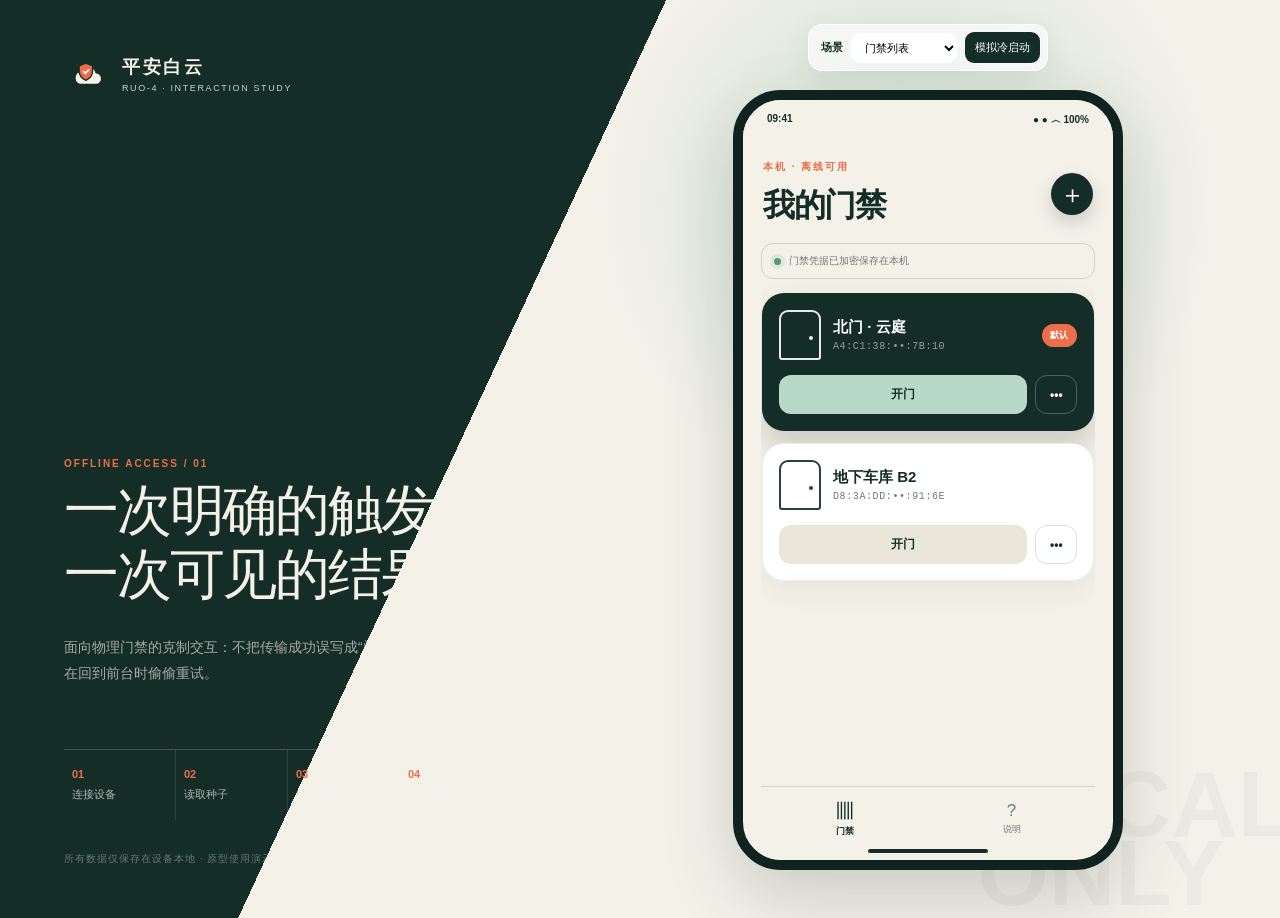
<file: docs/requirements/RUO-4/prototype/index.html>
<!doctype html>
<html lang="zh-CN">
<head>
  <meta charset="utf-8">
  <meta name="viewport" content="width=device-width, initial-scale=1">
  <meta name="theme-color" content="#f4f1e9">
  <title>平安白云 · 离线门禁交互原型</title>
  <link rel="stylesheet" href="styles.css">
</head>
<body>
  <main class="prototype-shell">
    <aside class="studio-panel" aria-label="原型说明">
      <div class="studio-brand">
        <img src="assets/brand-mark.svg" alt="">
        <div><b>平安白云</b><span>RUO-4 · INTERACTION STUDY</span></div>
      </div>
      <div class="studio-copy">
        <p class="eyebrow">OFFLINE ACCESS / 01</p>
        <h1>一次明确的触发，<br>一次可见的结果。</h1>
        <p>面向物理门禁的克制交互：不把传输成功误写成“门已打开”，不在回到前台时偷偷重试。</p>
      </div>
      <div class="flow-rail" aria-label="开门阶段">
        <button data-scene="progress" data-stage="connect"><span>01</span>连接设备</button>
        <button data-scene="progress" data-stage="read"><span>02</span>读取种子</button>
        <button data-scene="progress" data-stage="send"><span>03</span>发送指令</button>
        <button data-scene="success"><span>04</span>确认结果</button>
      </div>
      <p class="studio-foot">所有数据仅保存在设备本地 · 原型使用演示数据</p>
    </aside>

    <section class="device-stage" aria-label="移动端原型">
      <div class="scene-toolbar" aria-label="原型场景切换">
        <label for="scene-select">场景</label>
        <select id="scene-select">
          <option value="list">门禁列表</option>
          <option value="loading">加载</option>
          <option value="empty">空状态</option>
          <option value="progress">开门中</option>
          <option value="success">指令已发送</option>
          <option value="error">设备不可达</option>
          <option value="timeout">连接超时</option>
          <option value="protocol">协议失败</option>
          <option value="permission">权限缺失</option>
          <option value="bluetooth">蓝牙关闭</option>
          <option value="corrupt">数据不可读取</option>
        </select>
        <button id="cold-start" class="toolbar-action">模拟冷启动</button>
      </div>

      <div class="phone" id="phone">
        <div class="status-bar"><span>09:41</span><span>● ● ︿ 100%</span></div>
        <section class="app" aria-live="polite">
          <header class="app-header">
            <div>
              <p class="eyebrow">本机 · 离线可用</p>
              <h2>我的门禁</h2>
            </div>
            <button class="icon-button" id="add-door" aria-label="新增门禁">＋</button>
          </header>

          <div class="privacy-strip"><span class="status-dot"></span>门禁凭据已加密保存在本机</div>
          <div id="screen"></div>
          <nav class="bottom-nav" aria-label="主导航">
            <button class="active"><span>▥</span>门禁</button>
            <button id="help-button"><span>?</span>说明</button>
          </nav>
        </section>
        <div class="home-indicator"></div>
      </div>
    </section>
  </main>

  <div class="toast" id="toast" role="status"></div>
  <div class="modal-backdrop" id="modal" hidden>
    <section class="modal-sheet" role="dialog" aria-modal="true" aria-labelledby="modal-title">
      <div class="modal-grip"></div>
      <div id="modal-content"></div>
    </section>
  </div>
  <script src="app.js"></script>
</body>
</html>
</file>
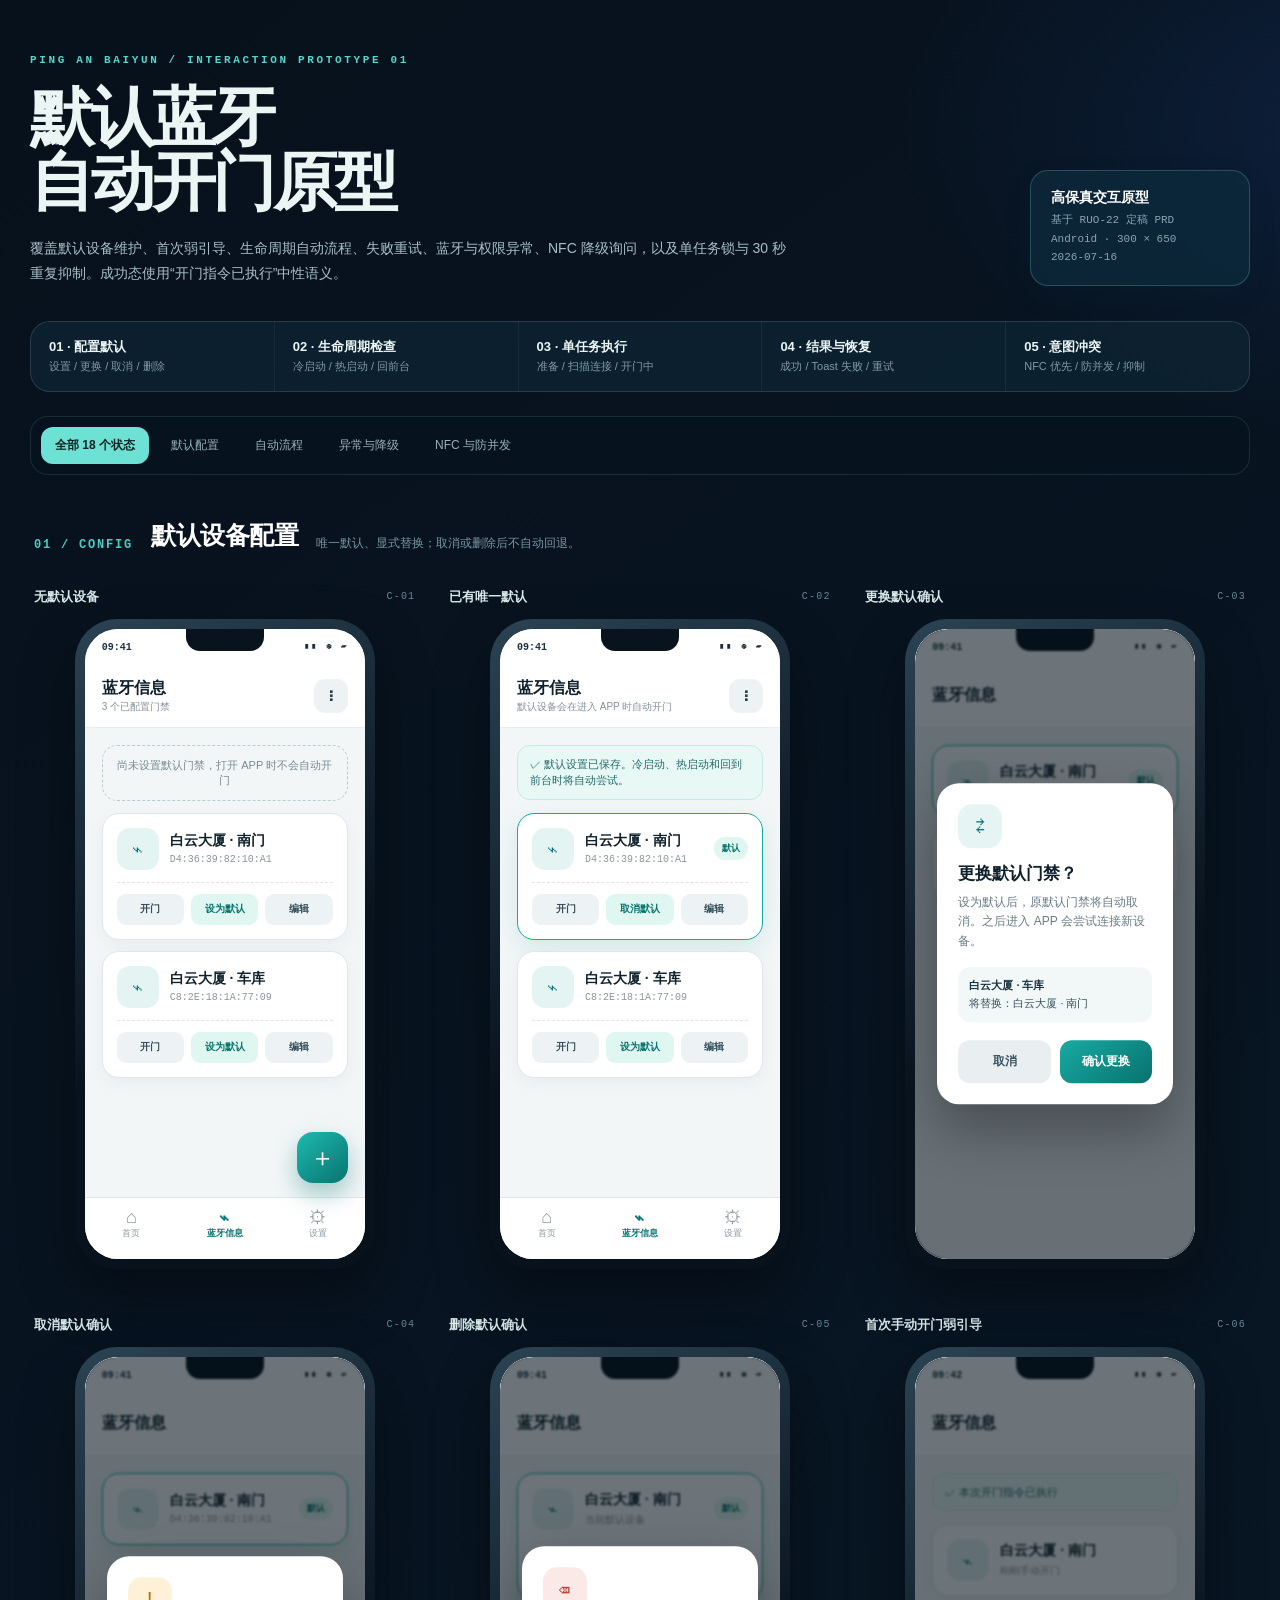
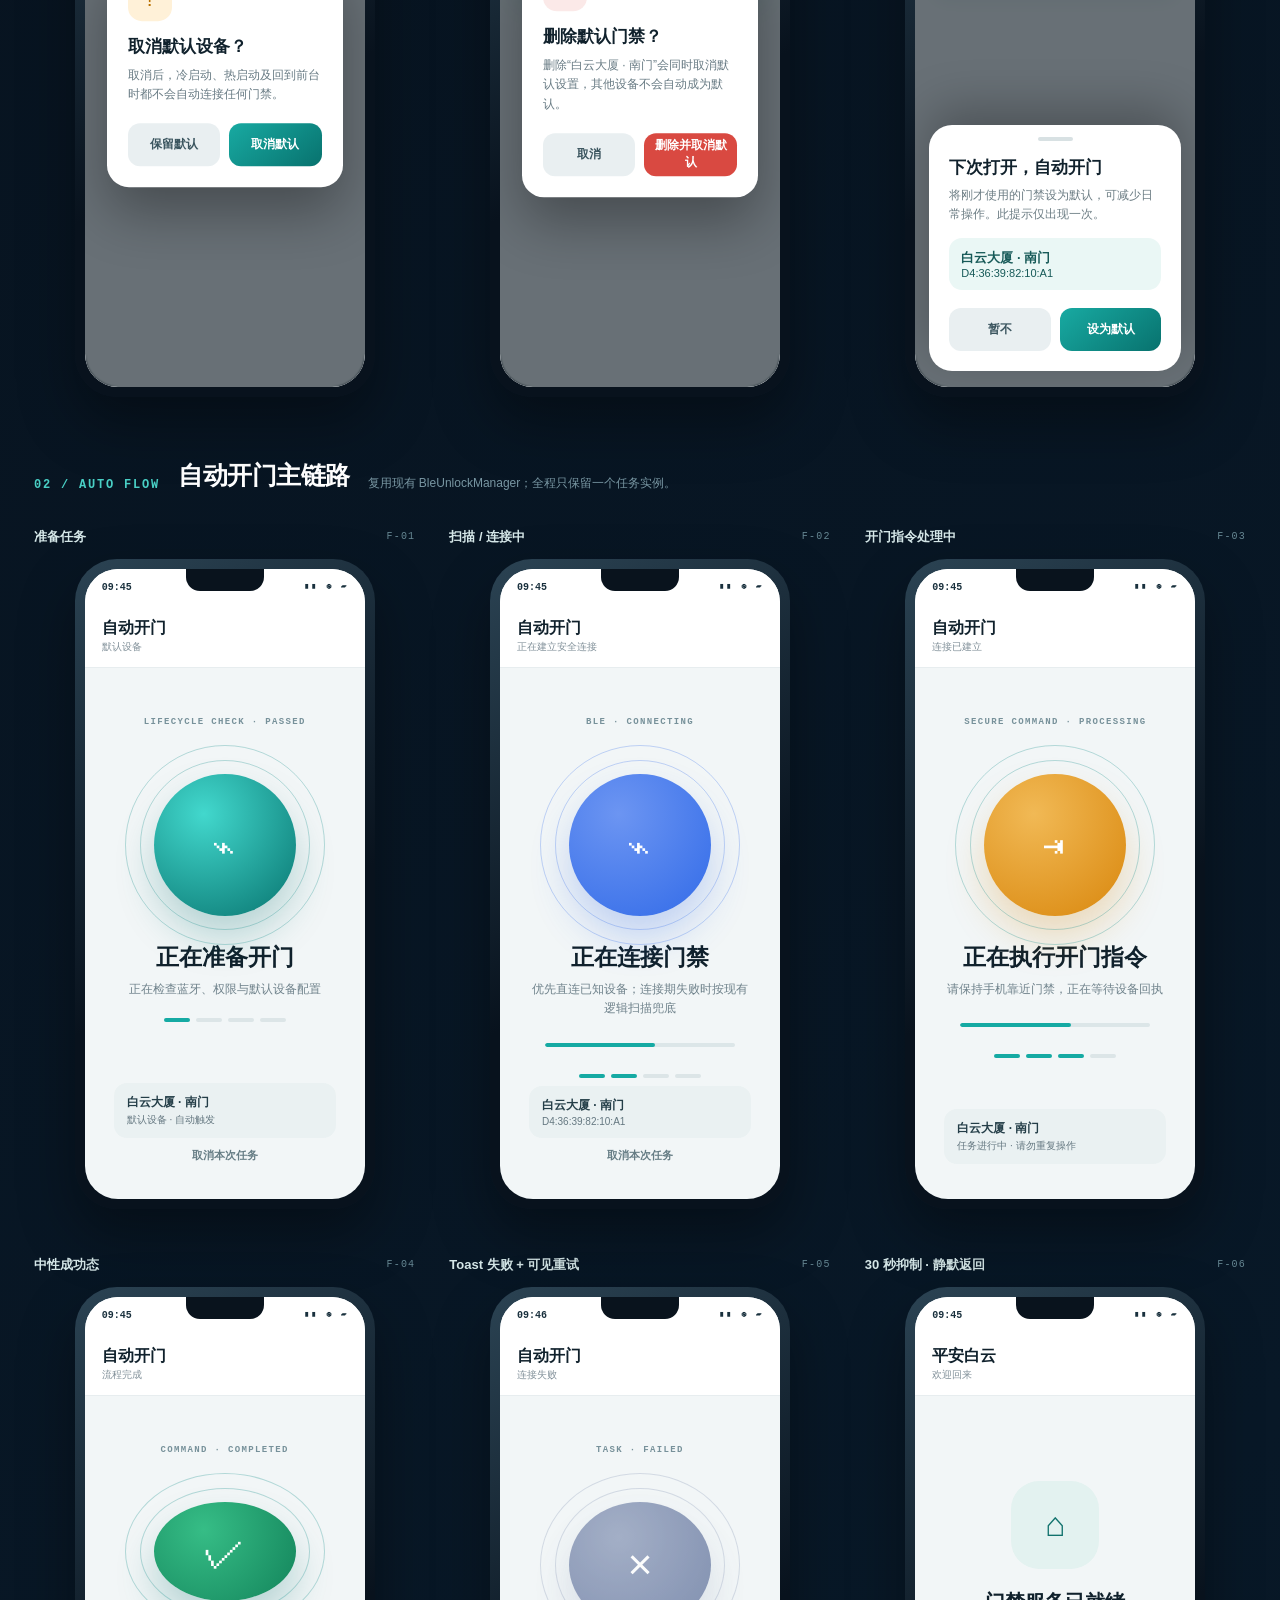
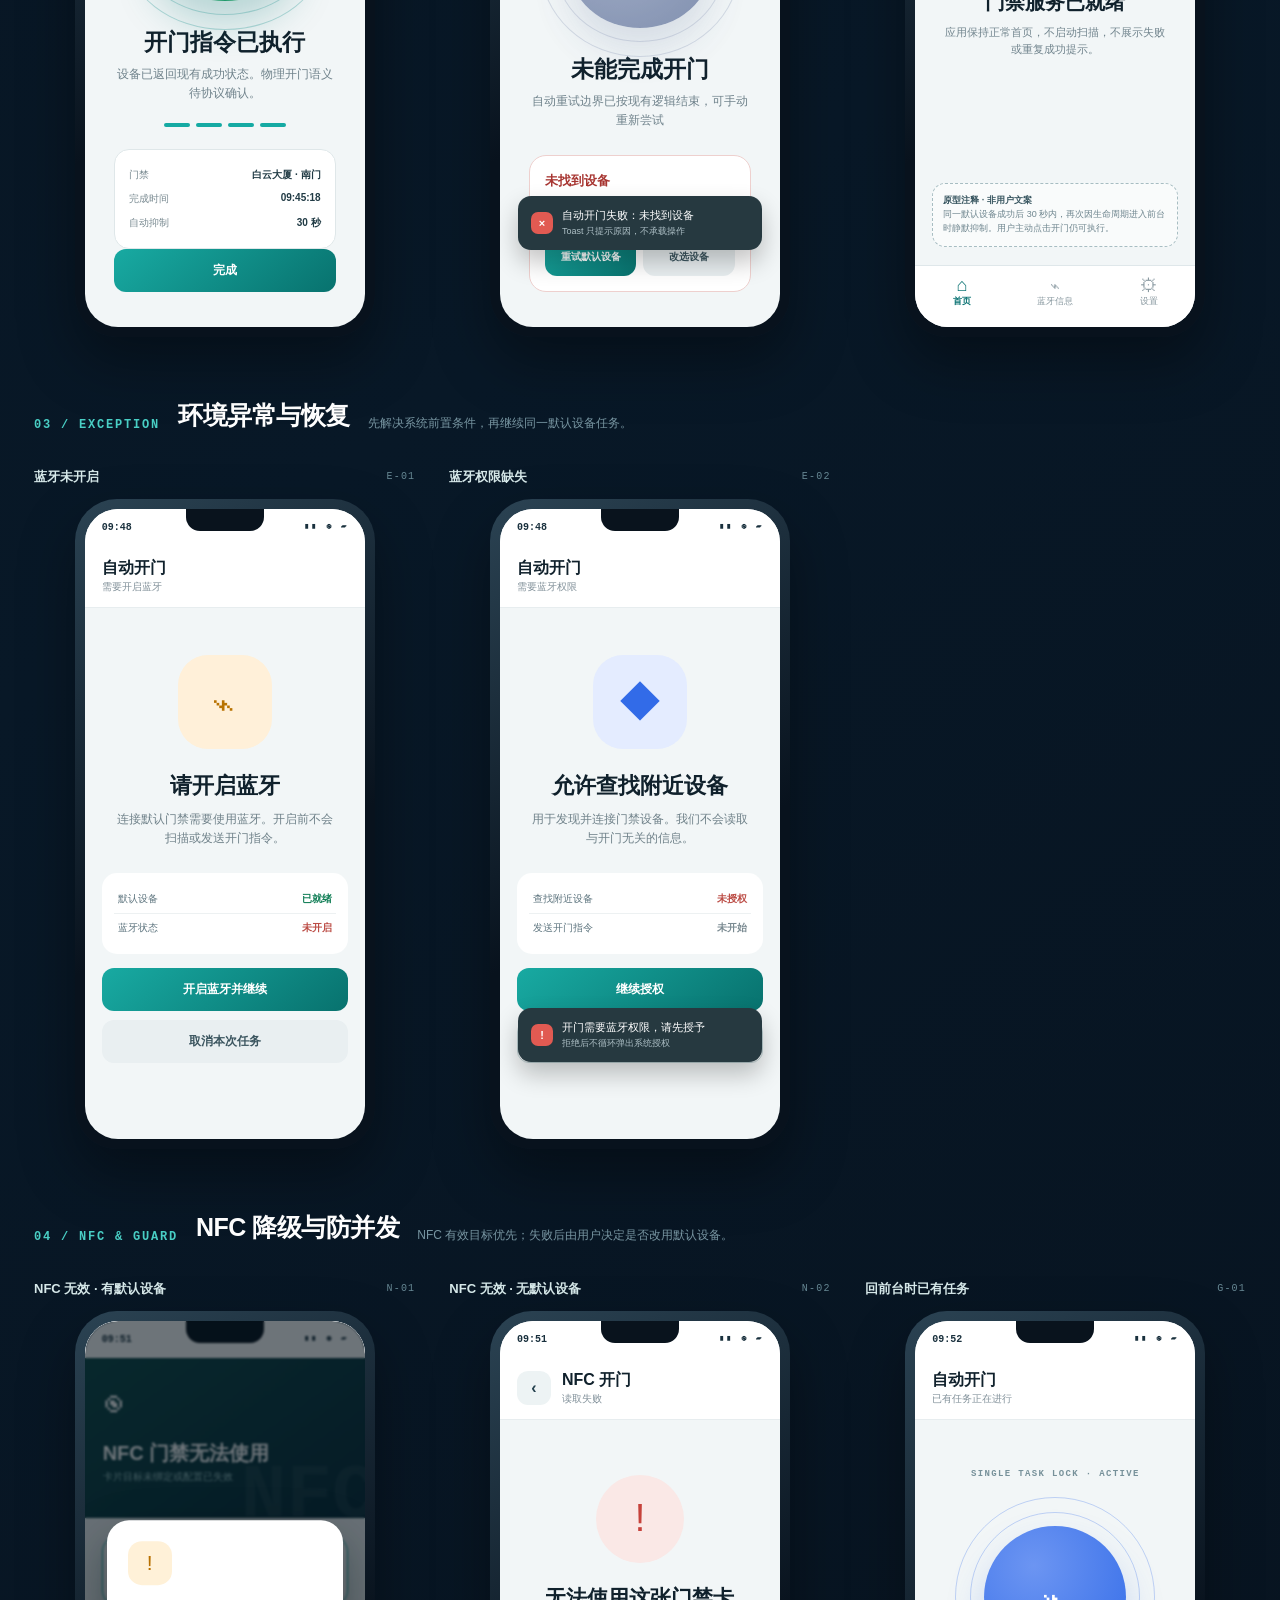
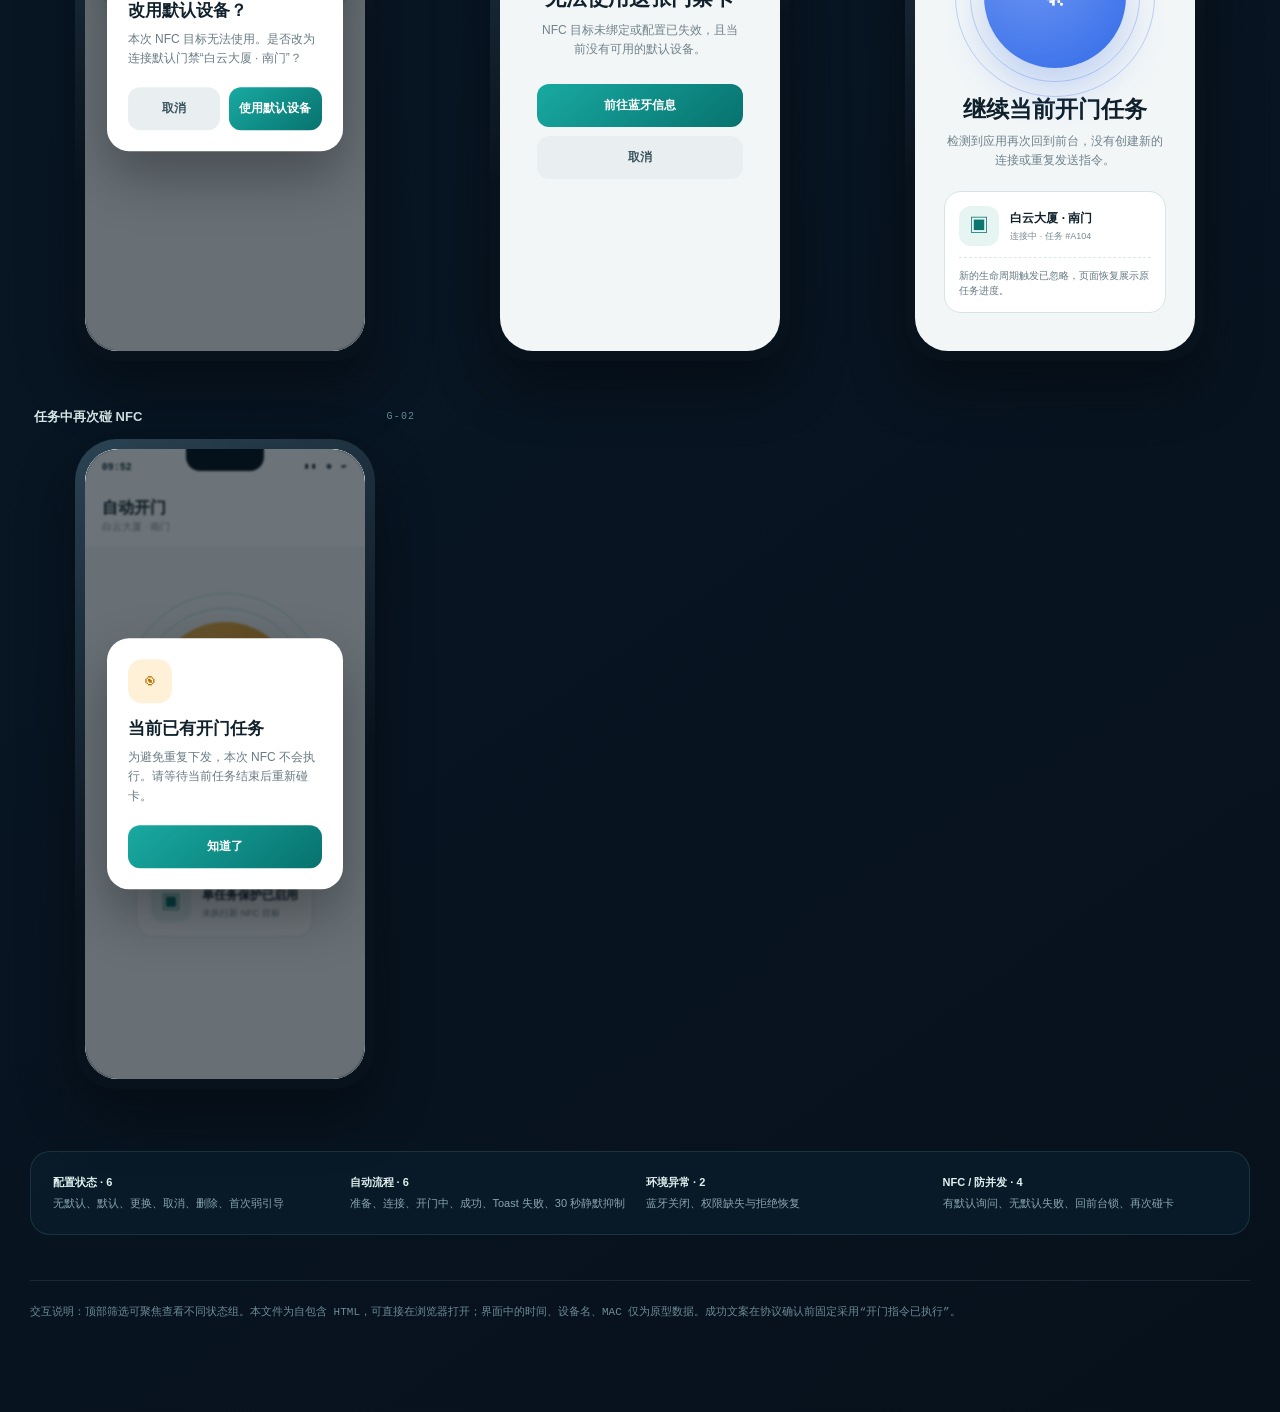
<file: docs/default-bluetooth-prototype.html>
<!doctype html>
<html lang="zh-CN">
<head>
<meta charset="utf-8">
<meta name="viewport" content="width=device-width,initial-scale=1">
<title>平安白云 · 默认蓝牙自动开门原型</title>
<style>
  :root{
    --night:#07111c;--night2:#0b1b2b;--panel:#10283c;--line:#dfe7ed;--paper:#f2f6f7;
    --ink:#10212c;--muted:#6d7e88;--brand:#0b7373;--brand2:#15aaa3;--mint:#dff6f1;
    --blue:#326be8;--amber:#e49a20;--red:#d94941;--green:#13845b;--white:#fff;
    --shadow:0 26px 55px rgba(0,0,0,.34);--soft:0 10px 28px rgba(20,53,68,.10);
  }
  *{box-sizing:border-box}html{scroll-behavior:smooth}
  body{margin:0;color:#eaf5f4;background:
    radial-gradient(900px 460px at 9% -8%,rgba(21,170,163,.22),transparent 62%),
    radial-gradient(850px 520px at 110% 2%,rgba(50,107,232,.15),transparent 60%),
    linear-gradient(145deg,var(--night),#081827 55%,#07111c);
    font-family:"Noto Sans SC","PingFang SC","Microsoft YaHei",sans-serif;min-height:100vh}
  button{font:inherit}.wrap{max-width:1450px;margin:auto;padding:54px 30px 90px}
  header{display:grid;grid-template-columns:1fr auto;gap:30px;align-items:end;margin-bottom:28px}
  .eyebrow{font:700 11px/1.2 ui-monospace,monospace;letter-spacing:.24em;text-transform:uppercase;color:#53d6cc;margin-bottom:18px}
  h1{font-size:clamp(34px,5vw,68px);line-height:1.02;letter-spacing:-.05em;margin:0;max-width:840px;font-weight:900}
  header p{color:#a9c0c8;line-height:1.8;max-width:760px;font-size:14px;margin:20px 0 0}
  .version{border:1px solid rgba(112,209,202,.26);background:rgba(13,44,61,.72);padding:18px 20px;border-radius:18px;min-width:220px;box-shadow:var(--soft)}
  .version b{display:block;color:#fff;font-size:14px}.version span{display:block;color:#86a6b2;font:11px/1.7 ui-monospace,monospace;margin-top:4px}
  .flowbar{display:grid;grid-template-columns:repeat(5,1fr);gap:1px;background:rgba(110,151,165,.18);border:1px solid rgba(110,151,165,.18);border-radius:20px;overflow:hidden;margin:35px 0 22px}
  .flowbar div{padding:16px 18px;background:rgba(9,30,44,.82)}.flowbar b{display:block;color:#eaf5f4;font-size:13px}.flowbar small{color:#7f9ba6;font-size:11px;line-height:1.5}
  .toolbar{position:sticky;top:12px;z-index:50;display:flex;gap:8px;flex-wrap:wrap;padding:10px;background:rgba(7,20,31,.82);backdrop-filter:blur(18px);border:1px solid rgba(133,178,190,.16);border-radius:18px;margin:24px 0 44px}
  .filter{border:0;color:#9bb2ba;background:transparent;padding:10px 14px;border-radius:12px;font-size:12px;cursor:pointer}.filter:hover,.filter.on{color:#062221;background:#6ee1d5;font-weight:800}
  section{margin:0 0 62px}.section-head{display:flex;align-items:end;gap:18px;margin:0 4px 23px}
  .section-head .num{font:800 12px ui-monospace,monospace;color:#49cfc5;letter-spacing:.15em}.section-head h2{margin:0;color:#fff;font-size:25px;letter-spacing:-.02em}.section-head p{margin:0;color:#7896a2;font-size:12px}
  .gallery{display:grid;grid-template-columns:repeat(auto-fill,minmax(300px,1fr));gap:34px 26px;align-items:start}
  .case{min-width:0}.case.hide{display:none}.case-label{height:44px;display:flex;align-items:center;justify-content:space-between;padding:0 4px;color:#d6e8e9}
  .case-label b{font-size:13px}.case-label span{font:10px ui-monospace,monospace;color:#668793;text-transform:uppercase;letter-spacing:.12em}
  .phone{width:300px;height:650px;margin:auto;padding:10px;border-radius:42px;background:linear-gradient(150deg,#2b4353,#08121d 58%);box-shadow:var(--shadow);position:relative}
  .phone::before{content:"";position:absolute;width:78px;height:22px;border-radius:0 0 14px 14px;background:#09131d;top:10px;left:111px;z-index:8}
  .screen{position:relative;height:100%;overflow:hidden;border-radius:33px;background:var(--paper);color:var(--ink);display:flex;flex-direction:column}
  .status{height:37px;padding:0 17px;display:flex;justify-content:space-between;align-items:center;font:700 10px ui-monospace,monospace;color:#19303d;background:#fff}.status .icons{letter-spacing:2px}
  .appbar{min-height:62px;background:#fff;padding:11px 17px 12px;display:flex;align-items:center;gap:11px;border-bottom:1px solid #e7edef}
  .back,.more{width:34px;height:34px;border:0;border-radius:11px;background:#edf3f4;color:#24404d;display:grid;place-items:center;font-weight:900}.more{margin-left:auto}
  .title{font-weight:900;font-size:16px;line-height:1.15}.title small{display:block;font-size:10px;color:#82919a;font-weight:500;margin-top:4px}
  .body{flex:1;min-height:0;padding:17px;overflow:hidden;position:relative}.body.scroll{overflow:auto}.body.flush{padding:0}
  .bottomnav{height:62px;background:#fff;border-top:1px solid #dfe7ea;display:flex}.nav{flex:1;text-align:center;color:#8999a0;font-size:9px;padding-top:9px}.nav i{display:block;font-style:normal;font-size:18px;line-height:20px}.nav.on{color:var(--brand);font-weight:800}
  .top-note{border:1px solid #c6eae5;background:#e8f8f5;color:#226a67;border-radius:13px;padding:10px 12px;font-size:11px;line-height:1.5;margin-bottom:13px}
  .device{background:#fff;border:1px solid #dfe7ea;border-radius:17px;padding:14px;margin-bottom:11px;box-shadow:0 5px 15px rgba(37,65,77,.05)}
  .device.default{border:1.5px solid var(--brand2);box-shadow:0 8px 23px rgba(12,133,128,.12)}
  .device-top{display:flex;gap:11px;align-items:center}.door-icon{width:42px;height:42px;flex:0 0 42px;border-radius:13px;background:#e3f4f2;color:var(--brand);display:grid;place-items:center;font-size:20px}
  .device h3{font-size:14px;margin:0 0 4px}.device p{margin:0;font:10px ui-monospace,monospace;color:#89969d}.default-chip{margin-left:auto;border-radius:999px;padding:5px 8px;background:#dff6f1;color:#08756d;font-size:9px;font-weight:900}
  .actions{display:flex;gap:7px;margin-top:12px;padding-top:11px;border-top:1px dashed #e1e7e9}.mini{height:31px;flex:1;border:0;border-radius:9px;background:#edf3f4;color:#34505c;font-size:10px;font-weight:800}.mini.brand{background:#dff6f1;color:#08756d}.mini.danger{color:#b33c38;background:#faeceb}
  .empty-default{border:1px dashed #b9cbd0;border-radius:15px;padding:12px;text-align:center;color:#778a92;font-size:11px;margin-bottom:12px}
  .fab{position:absolute;right:17px;bottom:76px;width:51px;height:51px;border-radius:16px;border:0;background:linear-gradient(140deg,#1dbab0,#08736e);color:#fff;font-size:25px;box-shadow:0 11px 23px rgba(10,115,110,.35)}
  .scrim{position:absolute;inset:0;background:rgba(4,17,25,.58);z-index:10;backdrop-filter:blur(1px)}
  .dialog{position:absolute;z-index:11;left:22px;right:22px;top:50%;transform:translateY(-50%);background:#fff;border-radius:22px;padding:21px;box-shadow:0 25px 55px rgba(0,0,0,.32)}
  .dialog-icon{width:44px;height:44px;border-radius:14px;background:#e6f5f3;color:var(--brand);display:grid;place-items:center;font-size:21px;margin-bottom:14px}.dialog-icon.warn{background:#fff1d8;color:#b87000}.dialog-icon.red{background:#fbe9e8;color:#c13f39}
  .dialog h3{font-size:17px;margin:0 0 8px}.dialog p{font-size:12px;line-height:1.65;color:#687b84;margin:0}.choice{margin-top:15px;padding:11px;border-radius:12px;background:#f2f7f7;font-size:11px;color:#38535d}.choice b{display:block;color:#16313d;margin-bottom:3px}
  .dialog-actions{display:flex;gap:9px;margin-top:18px}.btn{height:43px;flex:1;border:0;border-radius:12px;background:#e9eff1;color:#3b555f;font-size:12px;font-weight:900}.btn.primary{background:linear-gradient(140deg,#18aaa2,#08726e);color:#fff}.btn.red{background:#d94941;color:#fff}.btn.wide{width:100%;flex:none}.btn.outline{border:1px solid #b9cccf;background:#fff;color:#1c5556}
  .coach{position:absolute;z-index:11;left:14px;right:14px;bottom:16px;padding:20px;border-radius:23px;background:#fff;box-shadow:0 -16px 48px rgba(0,0,0,.26)}.coach .grip{width:35px;height:4px;background:#d8e1e3;border-radius:4px;margin:-8px auto 15px}.coach h3{margin:0 0 7px;font-size:17px}.coach p{font-size:12px;color:#6c7d84;line-height:1.55;margin:0}.coach .device-name{background:#eaf7f5;border-radius:13px;padding:11px 12px;margin:14px 0;color:#175a58;font-size:11px}.coach .device-name b{display:block;font-size:13px}
  .process{height:100%;display:flex;flex-direction:column;align-items:center;text-align:center;padding:32px 12px 18px}.process .overline{font:800 9px ui-monospace,monospace;letter-spacing:.15em;color:#77919a;text-transform:uppercase}
  .orb{margin:47px 0 28px;width:142px;height:142px;border-radius:50%;position:relative;display:grid;place-items:center;background:radial-gradient(circle at 35% 28%,#42d8cd,#08746f);box-shadow:0 22px 38px rgba(9,116,111,.25);color:#fff;font-size:43px}.orb::before,.orb::after{content:"";position:absolute;inset:-14px;border:1px solid rgba(11,137,132,.28);border-radius:50%;animation:pulse 2.4s infinite}.orb::after{inset:-29px;animation-delay:.8s}.orb.scan{background:radial-gradient(circle at 35% 28%,#6c95f2,#326be8);box-shadow:0 22px 38px rgba(50,107,232,.25)}.orb.scan::before,.orb.scan::after{border-color:rgba(50,107,232,.28)}
  .orb.open{background:radial-gradient(circle at 35% 28%,#f1b955,#d9870d);box-shadow:0 22px 38px rgba(216,135,13,.25)}.orb.ok{background:radial-gradient(circle at 35% 28%,#36bd86,#13845b)}
  @keyframes pulse{0%{transform:scale(.88);opacity:0}35%{opacity:1}100%{transform:scale(1.09);opacity:0}}
  .process h2{font-size:23px;line-height:1.2;margin:0 0 9px}.process .sub{font-size:12px;line-height:1.6;color:#6f828b;max-width:220px;margin:0}.progress{height:4px;background:#dce6e8;border-radius:5px;width:190px;margin:24px 0 8px;overflow:hidden}.progress i{display:block;height:100%;width:58%;background:var(--brand2);border-radius:5px;animation:load 2s ease-in-out infinite}@keyframes load{0%{transform:translateX(-100%)}100%{transform:translateX(190%)}}
  .stepper{display:flex;gap:6px;margin-top:19px}.stepper i{width:26px;height:4px;border-radius:5px;background:#dce5e7}.stepper i.on{background:var(--brand2)}
  .process-footer{margin-top:auto;width:100%}.target{padding:11px 13px;background:#eaf1f2;border-radius:13px;color:#657881;font-size:10px;text-align:left}.target b{color:#243e48;font-size:12px;display:block;margin-bottom:2px}.cancel{margin-top:9px;border:0;background:transparent;color:#657c84;font-weight:800;font-size:11px}
  .result-meta{width:100%;margin-top:22px;padding:13px 14px;border-radius:15px;background:#fff;border:1px solid #dfe7e9;text-align:left}.result-meta div{display:flex;justify-content:space-between;font-size:10px;color:#788990;padding:5px 0}.result-meta b{color:#213b45}
  .toast{position:absolute;left:18px;right:18px;bottom:77px;z-index:15;background:#263940;color:#fff;border-radius:13px;padding:12px 13px;display:flex;align-items:center;gap:9px;box-shadow:0 12px 25px rgba(0,0,0,.24);font-size:11px}.toast .x{width:22px;height:22px;flex:0 0 22px;background:#e15a52;border-radius:7px;display:grid;place-items:center;font-weight:900}.toast small{display:block;color:#aec0c6;font-size:9px;margin-top:2px}
  .error-card{margin-top:24px;background:#fff;border:1px solid #eed0ce;border-radius:17px;padding:15px;text-align:left;width:100%}.error-card b{font-size:13px;color:#a73531}.error-card p{font-size:10px;color:#76858c;line-height:1.5;margin:5px 0 13px}.error-actions{display:flex;gap:7px}.error-actions .btn{height:38px;font-size:10px}
  .quiet{display:flex;flex-direction:column;align-items:center;text-align:center;padding-top:68px}.quiet-mark{width:88px;height:88px;border-radius:28px;background:#e3f2f0;color:#11726d;display:grid;place-items:center;font-size:34px}.quiet h2{font-size:20px;margin:20px 0 8px}.quiet p{font-size:11px;color:#72858e;line-height:1.6;margin:0;max-width:220px}.annotation{position:absolute;left:17px;right:17px;bottom:18px;border:1px dashed #a7bdc2;border-radius:13px;padding:10px;color:#6e858e;font-size:9px;line-height:1.55;background:rgba(255,255,255,.55)}.annotation b{color:#385660}
  .gate{padding-top:30px;text-align:center}.gate-icon{width:94px;height:94px;border-radius:30px;margin:0 auto 22px;display:grid;place-items:center;font-size:42px;background:#fff0d9;color:#b87200}.gate-icon.blue{background:#e4ecff;color:var(--blue)}.gate h2{font-size:22px;margin:0 0 9px}.gate p{font-size:12px;color:#6f8189;line-height:1.65;margin:0 auto 24px;max-width:225px}.checklist{background:#fff;border-radius:15px;padding:12px;margin:0 0 14px;text-align:left}.checklist div{padding:7px 4px;border-bottom:1px solid #edf1f2;font-size:10px;color:#5d747e}.checklist div:last-child{border:0}.checklist b{float:right;color:#bc4d46}
  .nfc-head{height:160px;background:linear-gradient(145deg,#0e4a4a,#092b39);color:#fff;padding:25px 18px;position:relative;overflow:hidden}.nfc-head::after{content:"NFC";position:absolute;font:900 76px ui-monospace,monospace;right:-13px;bottom:-21px;color:rgba(255,255,255,.06)}.nfc-head .tap{font-size:38px}.nfc-head h2{font-size:20px;margin:14px 0 3px}.nfc-head p{font-size:10px;color:#9bc5c5;margin:0}
  .failure-page{padding:38px 20px;text-align:center}.failure-page .mark{width:88px;height:88px;border-radius:50%;display:grid;place-items:center;margin:0 auto 21px;background:#fae8e6;color:#c6423b;font-size:38px}.failure-page h2{font-size:21px;margin:0 0 9px}.failure-page p{font-size:12px;line-height:1.65;color:#70828a;margin:0 0 24px}
  .lock-banner{margin-top:20px;background:#fff;border:1px solid #d7e3e6;border-radius:17px;padding:14px;text-align:left}.lock-banner .row{display:flex;gap:11px;align-items:center}.lock-badge{width:40px;height:40px;border-radius:12px;background:#e6f4f2;color:#0c7771;display:grid;place-items:center;font-size:20px}.lock-banner b{font-size:12px}.lock-banner small{display:block;color:#778991;font-size:9px;margin-top:3px}.lock-banner p{font-size:10px;color:#667b84;line-height:1.5;border-top:1px dashed #dde6e8;padding-top:10px;margin:11px 0 0}
  .coverage{display:grid;grid-template-columns:repeat(auto-fit,minmax(210px,1fr));gap:12px;padding:22px;border-radius:20px;border:1px solid rgba(118,161,173,.18);background:rgba(9,31,45,.7)}.coverage div{font-size:11px;color:#88a5ae;line-height:1.55}.coverage b{color:#e2f1f0;display:block;margin-bottom:4px}
  footer{margin-top:45px;color:#6d8a95;font:11px/1.8 ui-monospace,monospace;border-top:1px solid rgba(124,165,177,.15);padding-top:22px}
  @media(max-width:760px){.wrap{padding:35px 14px 70px}header{grid-template-columns:1fr}.version{display:none}.flowbar{grid-template-columns:1fr 1fr}.flowbar div:last-child{grid-column:1/-1}.toolbar{top:6px}.section-head{align-items:flex-start;flex-direction:column;gap:5px}.gallery{grid-template-columns:1fr}}
</style>
</head>
<body>
<main class="wrap">
  <header>
    <div><div class="eyebrow">Ping An Baiyun / Interaction Prototype 01</div><h1>默认蓝牙<br>自动开门原型</h1><p>覆盖默认设备维护、首次弱引导、生命周期自动流程、失败重试、蓝牙与权限异常、NFC 降级询问，以及单任务锁与 30 秒重复抑制。成功态使用“开门指令已执行”中性语义。</p></div>
    <aside class="version"><b>高保真交互原型</b><span>基于 RUO-22 定稿 PRD<br>Android · 300 × 650<br>2026-07-16</span></aside>
  </header>
  <div class="flowbar"><div><b>01 · 配置默认</b><small>设置 / 更换 / 取消 / 删除</small></div><div><b>02 · 生命周期检查</b><small>冷启动 / 热启动 / 回前台</small></div><div><b>03 · 单任务执行</b><small>准备 / 扫描连接 / 开门中</small></div><div><b>04 · 结果与恢复</b><small>成功 / Toast 失败 / 重试</small></div><div><b>05 · 意图冲突</b><small>NFC 优先 / 防并发 / 抑制</small></div></div>
  <nav class="toolbar" aria-label="原型分组筛选"><button class="filter on" data-filter="all">全部 18 个状态</button><button class="filter" data-filter="config">默认配置</button><button class="filter" data-filter="flow">自动流程</button><button class="filter" data-filter="exception">异常与降级</button><button class="filter" data-filter="guard">NFC 与防并发</button></nav>

  <section data-group="config"><div class="section-head"><span class="num">01 / CONFIG</span><h2>默认设备配置</h2><p>唯一默认、显式替换；取消或删除后不自动回退。</p></div><div class="gallery">
    <article class="case" data-case="config"><div class="case-label"><b>无默认设备</b><span>C-01</span></div><div class="phone"><div class="screen"><div class="status"><span>09:41</span><span class="icons">▮▮ ◉ ▰</span></div><div class="appbar"><div class="title">蓝牙信息<small>3 个已配置门禁</small></div><button class="more">⋮</button></div><div class="body"><div class="empty-default">尚未设置默认门禁，打开 APP 时不会自动开门</div><div class="device"><div class="device-top"><div class="door-icon">⌁</div><div><h3>白云大厦 · 南门</h3><p>D4:36:39:82:10:A1</p></div></div><div class="actions"><button class="mini">开门</button><button class="mini brand">设为默认</button><button class="mini">编辑</button></div></div><div class="device"><div class="device-top"><div class="door-icon">⌁</div><div><h3>白云大厦 · 车库</h3><p>C8:2E:18:1A:77:09</p></div></div><div class="actions"><button class="mini">开门</button><button class="mini brand">设为默认</button><button class="mini">编辑</button></div></div></div><button class="fab">＋</button><div class="bottomnav"><div class="nav"><i>⌂</i>首页</div><div class="nav on"><i>⌁</i>蓝牙信息</div><div class="nav"><i>⚙</i>设置</div></div></div></div></article>
    <article class="case" data-case="config"><div class="case-label"><b>已有唯一默认</b><span>C-02</span></div><div class="phone"><div class="screen"><div class="status"><span>09:41</span><span class="icons">▮▮ ◉ ▰</span></div><div class="appbar"><div class="title">蓝牙信息<small>默认设备会在进入 APP 时自动开门</small></div><button class="more">⋮</button></div><div class="body"><div class="top-note">✓ 默认设置已保存。冷启动、热启动和回到前台时将自动尝试。</div><div class="device default"><div class="device-top"><div class="door-icon">⌁</div><div><h3>白云大厦 · 南门</h3><p>D4:36:39:82:10:A1</p></div><span class="default-chip">默认</span></div><div class="actions"><button class="mini">开门</button><button class="mini brand">取消默认</button><button class="mini">编辑</button></div></div><div class="device"><div class="device-top"><div class="door-icon">⌁</div><div><h3>白云大厦 · 车库</h3><p>C8:2E:18:1A:77:09</p></div></div><div class="actions"><button class="mini">开门</button><button class="mini brand">设为默认</button><button class="mini">编辑</button></div></div></div><div class="bottomnav"><div class="nav"><i>⌂</i>首页</div><div class="nav on"><i>⌁</i>蓝牙信息</div><div class="nav"><i>⚙</i>设置</div></div></div></div></article>
    <article class="case" data-case="config"><div class="case-label"><b>更换默认确认</b><span>C-03</span></div><div class="phone"><div class="screen"><div class="status"><span>09:41</span><span class="icons">▮▮ ◉ ▰</span></div><div class="appbar"><div class="title">蓝牙信息</div></div><div class="body"><div class="device default"><div class="device-top"><div class="door-icon">⌁</div><div><h3>白云大厦 · 南门</h3><p>当前默认</p></div><span class="default-chip">默认</span></div></div><div class="device"><div class="device-top"><div class="door-icon">⌁</div><div><h3>白云大厦 · 车库</h3><p>准备设为默认</p></div></div></div></div><div class="scrim"></div><div class="dialog"><div class="dialog-icon">⇄</div><h3>更换默认门禁？</h3><p>设为默认后，原默认门禁将自动取消。之后进入 APP 会尝试连接新设备。</p><div class="choice"><b>白云大厦 · 车库</b>将替换：白云大厦 · 南门</div><div class="dialog-actions"><button class="btn">取消</button><button class="btn primary">确认更换</button></div></div></div></div></article>
    <article class="case" data-case="config"><div class="case-label"><b>取消默认确认</b><span>C-04</span></div><div class="phone"><div class="screen"><div class="status"><span>09:41</span><span class="icons">▮▮ ◉ ▰</span></div><div class="appbar"><div class="title">蓝牙信息</div></div><div class="body"><div class="device default"><div class="device-top"><div class="door-icon">⌁</div><div><h3>白云大厦 · 南门</h3><p>D4:36:39:82:10:A1</p></div><span class="default-chip">默认</span></div></div></div><div class="scrim"></div><div class="dialog"><div class="dialog-icon warn">!</div><h3>取消默认设备？</h3><p>取消后，冷启动、热启动及回到前台时都不会自动连接任何门禁。</p><div class="dialog-actions"><button class="btn">保留默认</button><button class="btn primary">取消默认</button></div></div></div></div></article>
    <article class="case" data-case="config"><div class="case-label"><b>删除默认确认</b><span>C-05</span></div><div class="phone"><div class="screen"><div class="status"><span>09:41</span><span class="icons">▮▮ ◉ ▰</span></div><div class="appbar"><div class="title">蓝牙信息</div></div><div class="body"><div class="device default"><div class="device-top"><div class="door-icon">⌁</div><div><h3>白云大厦 · 南门</h3><p>当前默认设备</p></div><span class="default-chip">默认</span></div><div class="actions"><button class="mini danger">删除</button><button class="mini">编辑</button></div></div></div><div class="scrim"></div><div class="dialog"><div class="dialog-icon red">⌫</div><h3>删除默认门禁？</h3><p>删除“白云大厦 · 南门”会同时取消默认设置，其他设备不会自动成为默认。</p><div class="dialog-actions"><button class="btn">取消</button><button class="btn red">删除并取消默认</button></div></div></div></div></article>
    <article class="case" data-case="config"><div class="case-label"><b>首次手动开门弱引导</b><span>C-06</span></div><div class="phone"><div class="screen"><div class="status"><span>09:42</span><span class="icons">▮▮ ◉ ▰</span></div><div class="appbar"><div class="title">蓝牙信息</div></div><div class="body"><div class="top-note">✓ 本次开门指令已执行</div><div class="device"><div class="device-top"><div class="door-icon">⌁</div><div><h3>白云大厦 · 南门</h3><p>刚刚手动开门</p></div></div></div></div><div class="scrim"></div><div class="coach"><div class="grip"></div><h3>下次打开，自动开门</h3><p>将刚才使用的门禁设为默认，可减少日常操作。此提示仅出现一次。</p><div class="device-name"><b>白云大厦 · 南门</b>D4:36:39:82:10:A1</div><div class="dialog-actions"><button class="btn">暂不</button><button class="btn primary">设为默认</button></div></div></div></div></article>
  </div></section>

  <section data-group="flow"><div class="section-head"><span class="num">02 / AUTO FLOW</span><h2>自动开门主链路</h2><p>复用现有 BleUnlockManager；全程只保留一个任务实例。</p></div><div class="gallery">
    <article class="case" data-case="flow"><div class="case-label"><b>准备任务</b><span>F-01</span></div><div class="phone"><div class="screen"><div class="status"><span>09:45</span><span class="icons">▮▮ ◉ ▰</span></div><div class="appbar"><div class="title">自动开门<small>默认设备</small></div></div><div class="body"><div class="process"><div class="overline">Lifecycle check · passed</div><div class="orb">⌁</div><h2>正在准备开门</h2><p class="sub">正在检查蓝牙、权限与默认设备配置</p><div class="stepper"><i class="on"></i><i></i><i></i><i></i></div><div class="process-footer"><div class="target"><b>白云大厦 · 南门</b>默认设备 · 自动触发</div><button class="cancel">取消本次任务</button></div></div></div></div></div></article>
    <article class="case" data-case="flow"><div class="case-label"><b>扫描 / 连接中</b><span>F-02</span></div><div class="phone"><div class="screen"><div class="status"><span>09:45</span><span class="icons">▮▮ ◉ ▰</span></div><div class="appbar"><div class="title">自动开门<small>正在建立安全连接</small></div></div><div class="body"><div class="process"><div class="overline">BLE · Connecting</div><div class="orb scan">⌁</div><h2>正在连接门禁</h2><p class="sub">优先直连已知设备；连接期失败时按现有逻辑扫描兜底</p><div class="progress"><i></i></div><div class="stepper"><i class="on"></i><i class="on"></i><i></i><i></i></div><div class="process-footer"><div class="target"><b>白云大厦 · 南门</b>D4:36:39:82:10:A1</div><button class="cancel">取消本次任务</button></div></div></div></div></div></article>
    <article class="case" data-case="flow"><div class="case-label"><b>开门指令处理中</b><span>F-03</span></div><div class="phone"><div class="screen"><div class="status"><span>09:45</span><span class="icons">▮▮ ◉ ▰</span></div><div class="appbar"><div class="title">自动开门<small>连接已建立</small></div></div><div class="body"><div class="process"><div class="overline">Secure command · Processing</div><div class="orb open">⇥</div><h2>正在执行开门指令</h2><p class="sub">请保持手机靠近门禁，正在等待设备回执</p><div class="progress"><i></i></div><div class="stepper"><i class="on"></i><i class="on"></i><i class="on"></i><i></i></div><div class="process-footer"><div class="target"><b>白云大厦 · 南门</b>任务进行中 · 请勿重复操作</div></div></div></div></div></div></article>
    <article class="case" data-case="flow"><div class="case-label"><b>中性成功态</b><span>F-04</span></div><div class="phone"><div class="screen"><div class="status"><span>09:45</span><span class="icons">▮▮ ◉ ▰</span></div><div class="appbar"><div class="title">自动开门<small>流程完成</small></div></div><div class="body"><div class="process"><div class="overline">Command · Completed</div><div class="orb ok">✓</div><h2>开门指令已执行</h2><p class="sub">设备已返回现有成功状态。物理开门语义待协议确认。</p><div class="stepper"><i class="on"></i><i class="on"></i><i class="on"></i><i class="on"></i></div><div class="result-meta"><div><span>门禁</span><b>白云大厦 · 南门</b></div><div><span>完成时间</span><b>09:45:18</b></div><div><span>自动抑制</span><b>30 秒</b></div></div><div class="process-footer"><button class="btn primary wide">完成</button></div></div></div></div></div></article>
    <article class="case" data-case="flow"><div class="case-label"><b>Toast 失败 + 可见重试</b><span>F-05</span></div><div class="phone"><div class="screen"><div class="status"><span>09:46</span><span class="icons">▮▮ ◉ ▰</span></div><div class="appbar"><div class="title">自动开门<small>连接失败</small></div></div><div class="body"><div class="process"><div class="overline">Task · Failed</div><div class="orb scan" style="filter:grayscale(.65);opacity:.72">×</div><h2>未能完成开门</h2><p class="sub">自动重试边界已按现有逻辑结束，可手动重新尝试</p><div class="error-card"><b>未找到设备</b><p>请靠近门禁，并确认设备已通电。不会自动切换到其他门禁。</p><div class="error-actions"><button class="btn primary">重试默认设备</button><button class="btn">改选设备</button></div></div></div></div><div class="toast"><span class="x">×</span><span>自动开门失败：未找到设备<small>Toast 只提示原因，不承载操作</small></span></div></div></div></article>
    <article class="case" data-case="flow"><div class="case-label"><b>30 秒抑制 · 静默返回</b><span>F-06</span></div><div class="phone"><div class="screen"><div class="status"><span>09:45</span><span class="icons">▮▮ ◉ ▰</span></div><div class="appbar"><div class="title">平安白云<small>欢迎回来</small></div></div><div class="body"><div class="quiet"><div class="quiet-mark">⌂</div><h2>门禁服务已就绪</h2><p>应用保持正常首页，不启动扫描，不展示失败或重复成功提示。</p></div><div class="annotation"><b>原型注释 · 非用户文案</b><br>同一默认设备成功后 30 秒内，再次因生命周期进入前台时静默抑制。用户主动点击开门仍可执行。</div></div><div class="bottomnav"><div class="nav on"><i>⌂</i>首页</div><div class="nav"><i>⌁</i>蓝牙信息</div><div class="nav"><i>⚙</i>设置</div></div></div></div></article>
  </div></section>

  <section data-group="exception"><div class="section-head"><span class="num">03 / EXCEPTION</span><h2>环境异常与恢复</h2><p>先解决系统前置条件，再继续同一默认设备任务。</p></div><div class="gallery">
    <article class="case" data-case="exception"><div class="case-label"><b>蓝牙未开启</b><span>E-01</span></div><div class="phone"><div class="screen"><div class="status"><span>09:48</span><span class="icons">▮▮ ◉ ▰</span></div><div class="appbar"><div class="title">自动开门<small>需要开启蓝牙</small></div></div><div class="body"><div class="gate"><div class="gate-icon">⌁</div><h2>请开启蓝牙</h2><p>连接默认门禁需要使用蓝牙。开启前不会扫描或发送开门指令。</p><div class="checklist"><div>默认设备 <b style="color:#158059">已就绪</b></div><div>蓝牙状态 <b>未开启</b></div></div><button class="btn primary wide">开启蓝牙并继续</button><button class="btn wide" style="margin-top:9px">取消本次任务</button></div></div></div></div></article>
    <article class="case" data-case="exception"><div class="case-label"><b>蓝牙权限缺失</b><span>E-02</span></div><div class="phone"><div class="screen"><div class="status"><span>09:48</span><span class="icons">▮▮ ◉ ▰</span></div><div class="appbar"><div class="title">自动开门<small>需要蓝牙权限</small></div></div><div class="body"><div class="gate"><div class="gate-icon blue">◆</div><h2>允许查找附近设备</h2><p>用于发现并连接门禁设备。我们不会读取与开门无关的信息。</p><div class="checklist"><div>查找附近设备 <b>未授权</b></div><div>发送开门指令 <b style="color:#7b8b92">未开始</b></div></div><button class="btn primary wide">继续授权</button><button class="btn outline wide" style="margin-top:9px">稍后重试</button></div></div><div class="toast"><span class="x">!</span><span>开门需要蓝牙权限，请先授予<small>拒绝后不循环弹出系统授权</small></span></div></div></div></article>
  </div></section>

  <section data-group="guard"><div class="section-head"><span class="num">04 / NFC &amp; GUARD</span><h2>NFC 降级与防并发</h2><p>NFC 有效目标优先；失败后由用户决定是否改用默认设备。</p></div><div class="gallery">
    <article class="case" data-case="guard"><div class="case-label"><b>NFC 无效 · 有默认设备</b><span>N-01</span></div><div class="phone"><div class="screen"><div class="status"><span>09:51</span><span class="icons">▮▮ ◉ ▰</span></div><div class="nfc-head"><div class="tap">◉</div><h2>NFC 门禁无法使用</h2><p>卡片目标未绑定或配置已失效</p></div><div class="body"><div class="device default"><div class="device-top"><div class="door-icon">⌁</div><div><h3>白云大厦 · 南门</h3><p>可用默认设备</p></div><span class="default-chip">默认</span></div></div></div><div class="scrim"></div><div class="dialog"><div class="dialog-icon warn">!</div><h3>改用默认设备？</h3><p>本次 NFC 目标无法使用。是否改为连接默认门禁“白云大厦 · 南门”？</p><div class="dialog-actions"><button class="btn">取消</button><button class="btn primary">使用默认设备</button></div></div></div></div></article>
    <article class="case" data-case="guard"><div class="case-label"><b>NFC 无效 · 无默认设备</b><span>N-02</span></div><div class="phone"><div class="screen"><div class="status"><span>09:51</span><span class="icons">▮▮ ◉ ▰</span></div><div class="appbar"><button class="back">‹</button><div class="title">NFC 开门<small>读取失败</small></div></div><div class="body"><div class="failure-page"><div class="mark">!</div><h2>无法使用这张门禁卡</h2><p>NFC 目标未绑定或配置已失效，且当前没有可用的默认设备。</p><button class="btn primary wide">前往蓝牙信息</button><button class="btn wide" style="margin-top:9px">取消</button></div></div></div></div></article>
    <article class="case" data-case="guard"><div class="case-label"><b>回前台时已有任务</b><span>G-01</span></div><div class="phone"><div class="screen"><div class="status"><span>09:52</span><span class="icons">▮▮ ◉ ▰</span></div><div class="appbar"><div class="title">自动开门<small>已有任务正在进行</small></div></div><div class="body"><div class="process"><div class="overline">Single task lock · Active</div><div class="orb scan">⌁</div><h2>继续当前开门任务</h2><p class="sub">检测到应用再次回到前台，没有创建新的连接或重复发送指令。</p><div class="lock-banner"><div class="row"><div class="lock-badge">▣</div><div><b>白云大厦 · 南门</b><small>连接中 · 任务 #A104</small></div></div><p>新的生命周期触发已忽略，页面恢复展示原任务进度。</p></div></div></div></div></div></article>
    <article class="case" data-case="guard"><div class="case-label"><b>任务中再次碰 NFC</b><span>G-02</span></div><div class="phone"><div class="screen"><div class="status"><span>09:52</span><span class="icons">▮▮ ◉ ▰</span></div><div class="appbar"><div class="title">自动开门<small>白云大厦 · 南门</small></div></div><div class="body"><div class="process"><div class="orb open" style="margin-top:25px">⇥</div><h2>正在执行开门指令</h2><p class="sub">当前任务尚未结束</p><div class="lock-banner"><div class="row"><div class="lock-badge">▣</div><div><b>单任务保护已启用</b><small>未执行新 NFC 目标</small></div></div></div></div></div><div class="scrim"></div><div class="dialog"><div class="dialog-icon warn">◉</div><h3>当前已有开门任务</h3><p>为避免重复下发，本次 NFC 不会执行。请等待当前任务结束后重新碰卡。</p><div class="dialog-actions"><button class="btn primary wide">知道了</button></div></div></div></div></article>
  </div></section>

  <div class="coverage"><div><b>配置状态 · 6</b>无默认、默认、更换、取消、删除、首次弱引导</div><div><b>自动流程 · 6</b>准备、连接、开门中、成功、Toast 失败、30 秒静默抑制</div><div><b>环境异常 · 2</b>蓝牙关闭、权限缺失与拒绝恢复</div><div><b>NFC / 防并发 · 4</b>有默认询问、无默认失败、回前台锁、再次碰卡</div></div>
  <footer>交互说明：顶部筛选可聚焦查看不同状态组。本文件为自包含 HTML，可直接在浏览器打开；界面中的时间、设备名、MAC 仅为原型数据。成功文案在协议确认前固定采用“开门指令已执行”。</footer>
</main>
<script>
  const filters=[...document.querySelectorAll('.filter')];
  const cases=[...document.querySelectorAll('.case')];
  filters.forEach(btn=>btn.addEventListener('click',()=>{
    filters.forEach(x=>x.classList.remove('on'));btn.classList.add('on');
    const key=btn.dataset.filter;cases.forEach(card=>card.classList.toggle('hide',key!=='all'&&card.dataset.case!==key));
  }));
</script>
</body>
</html>
</file>
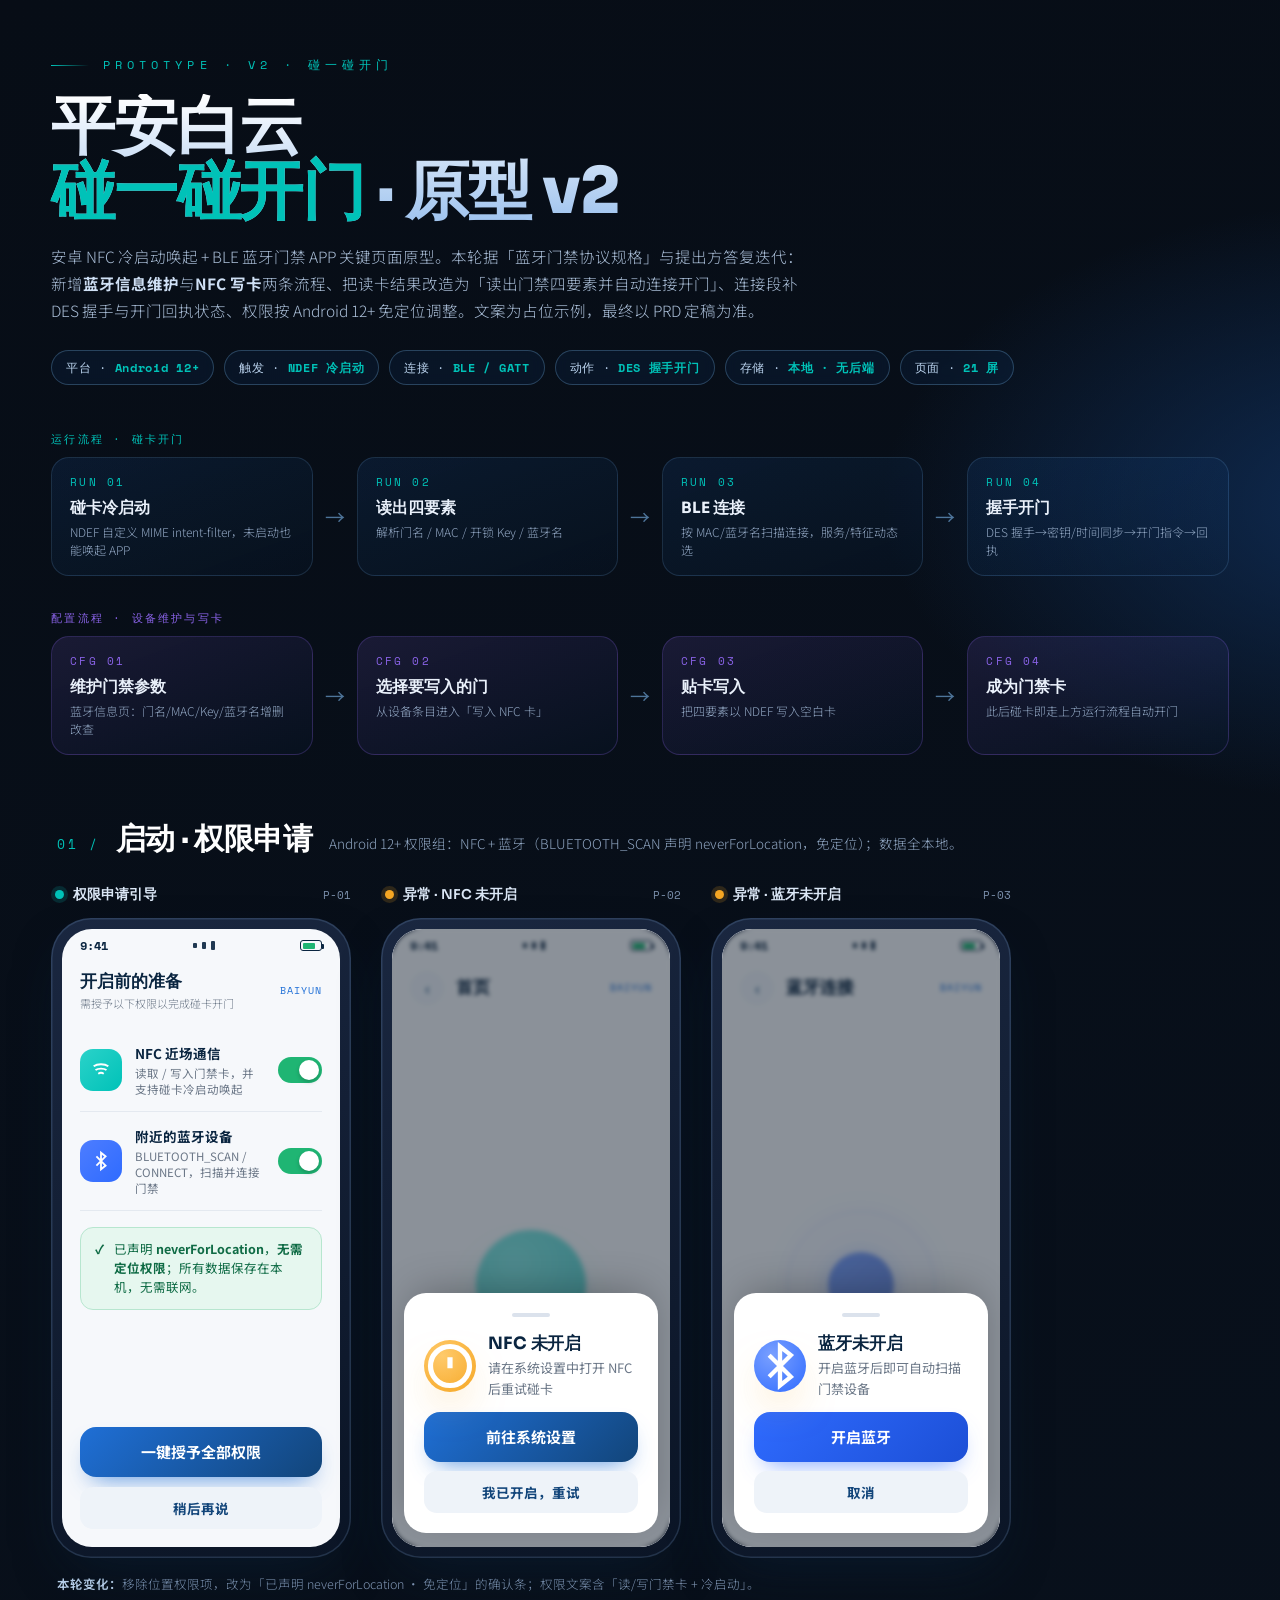
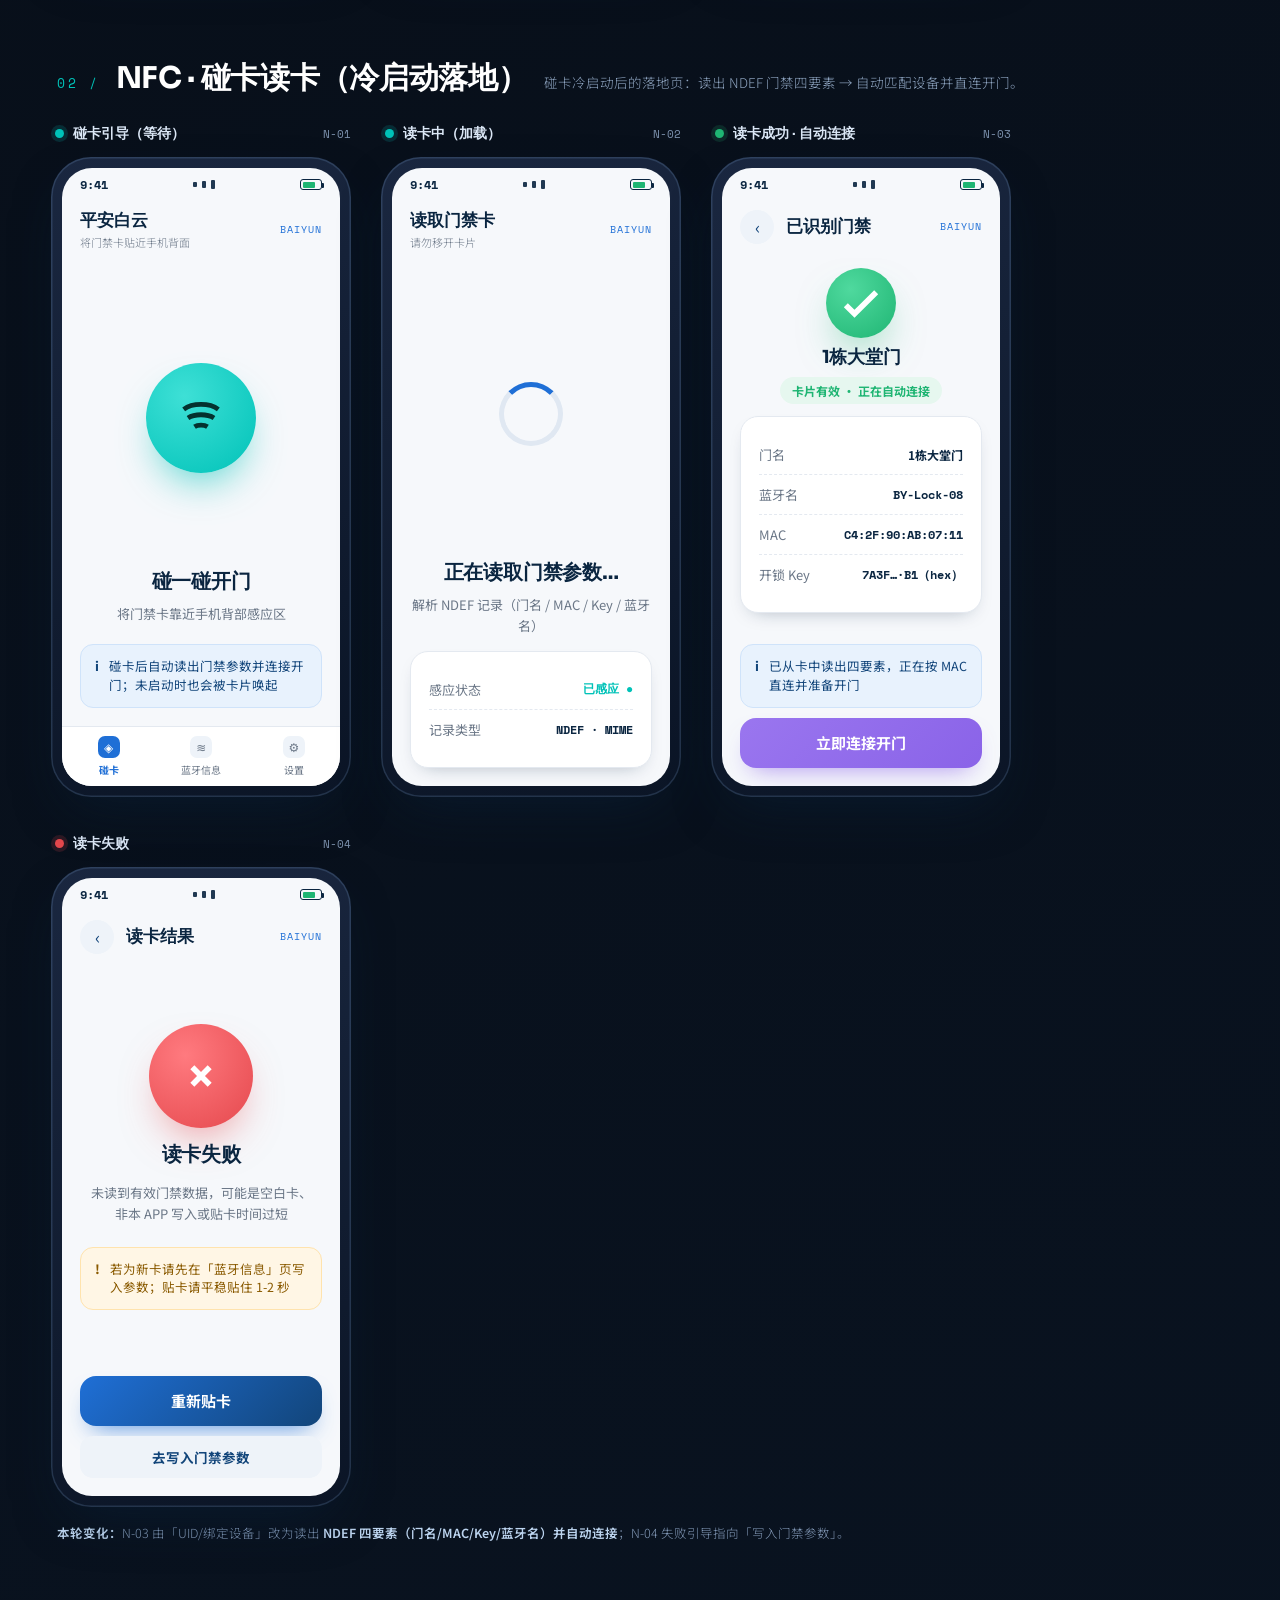
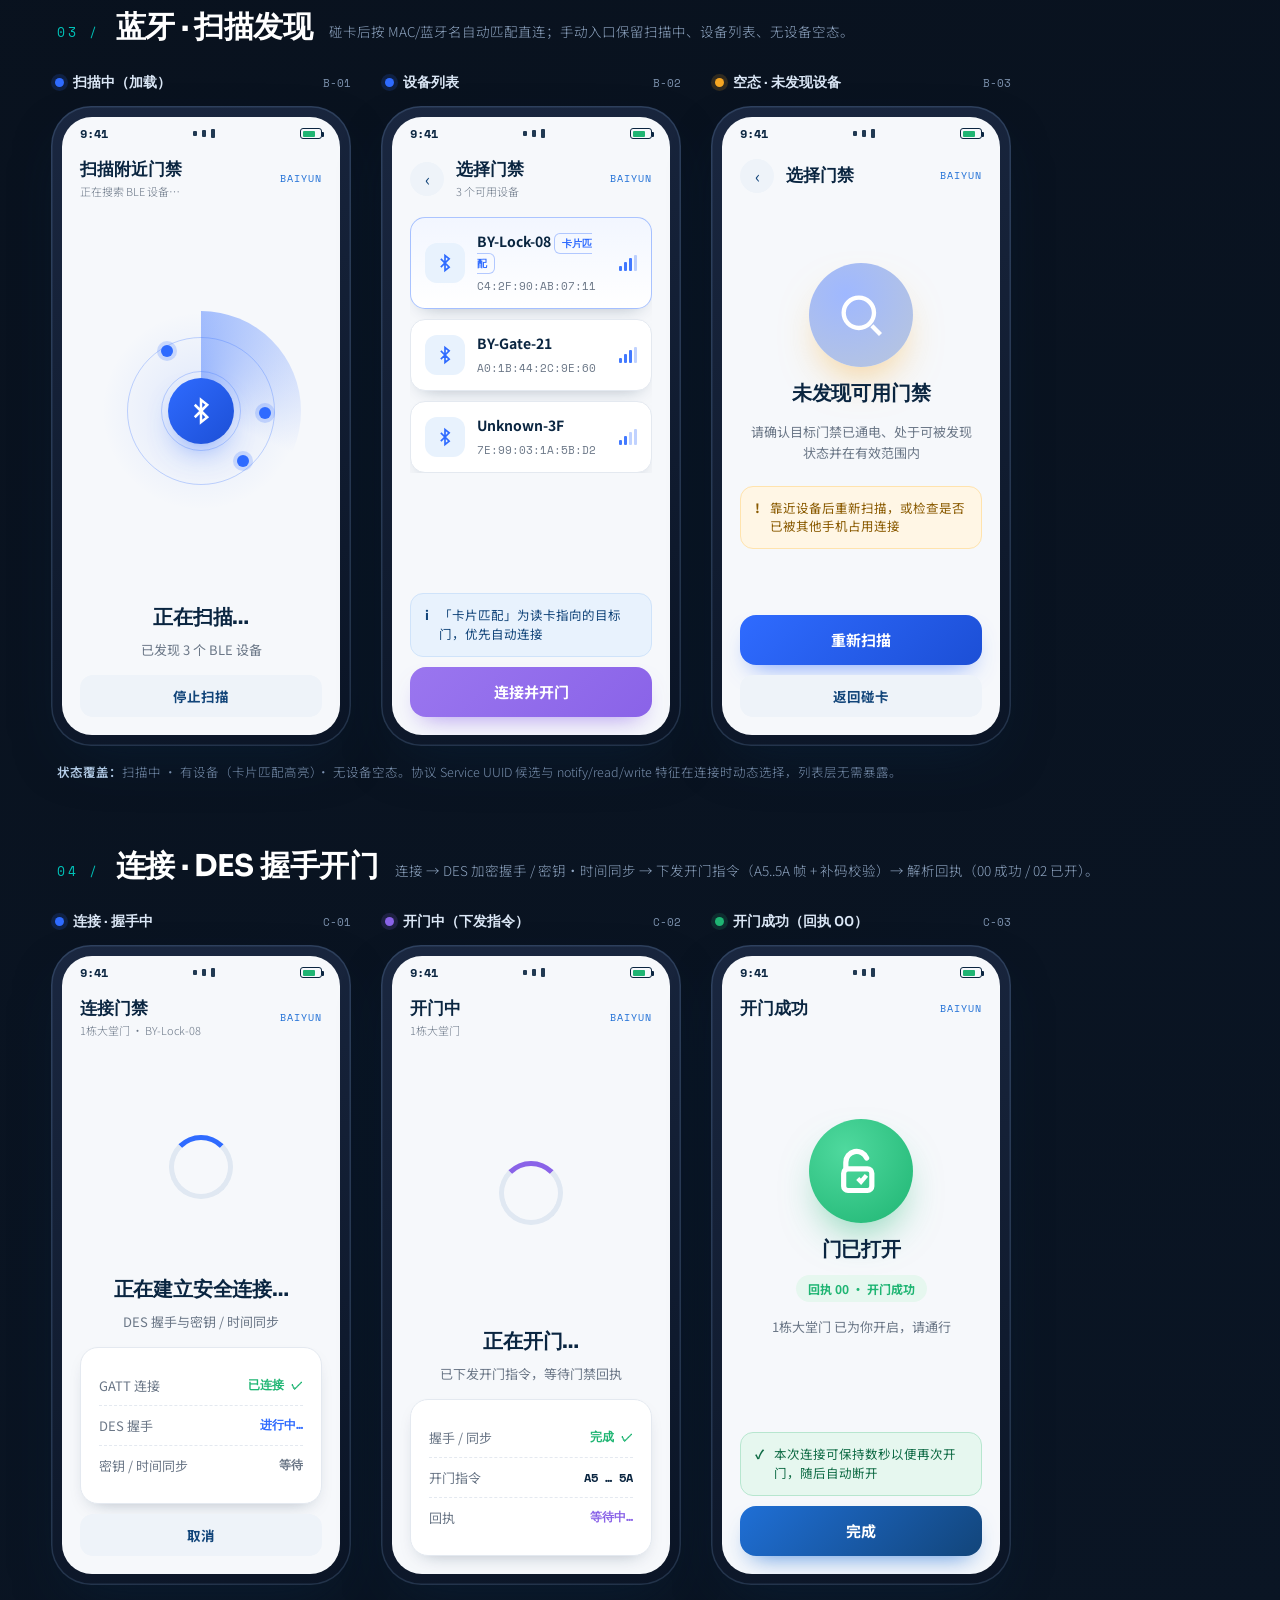
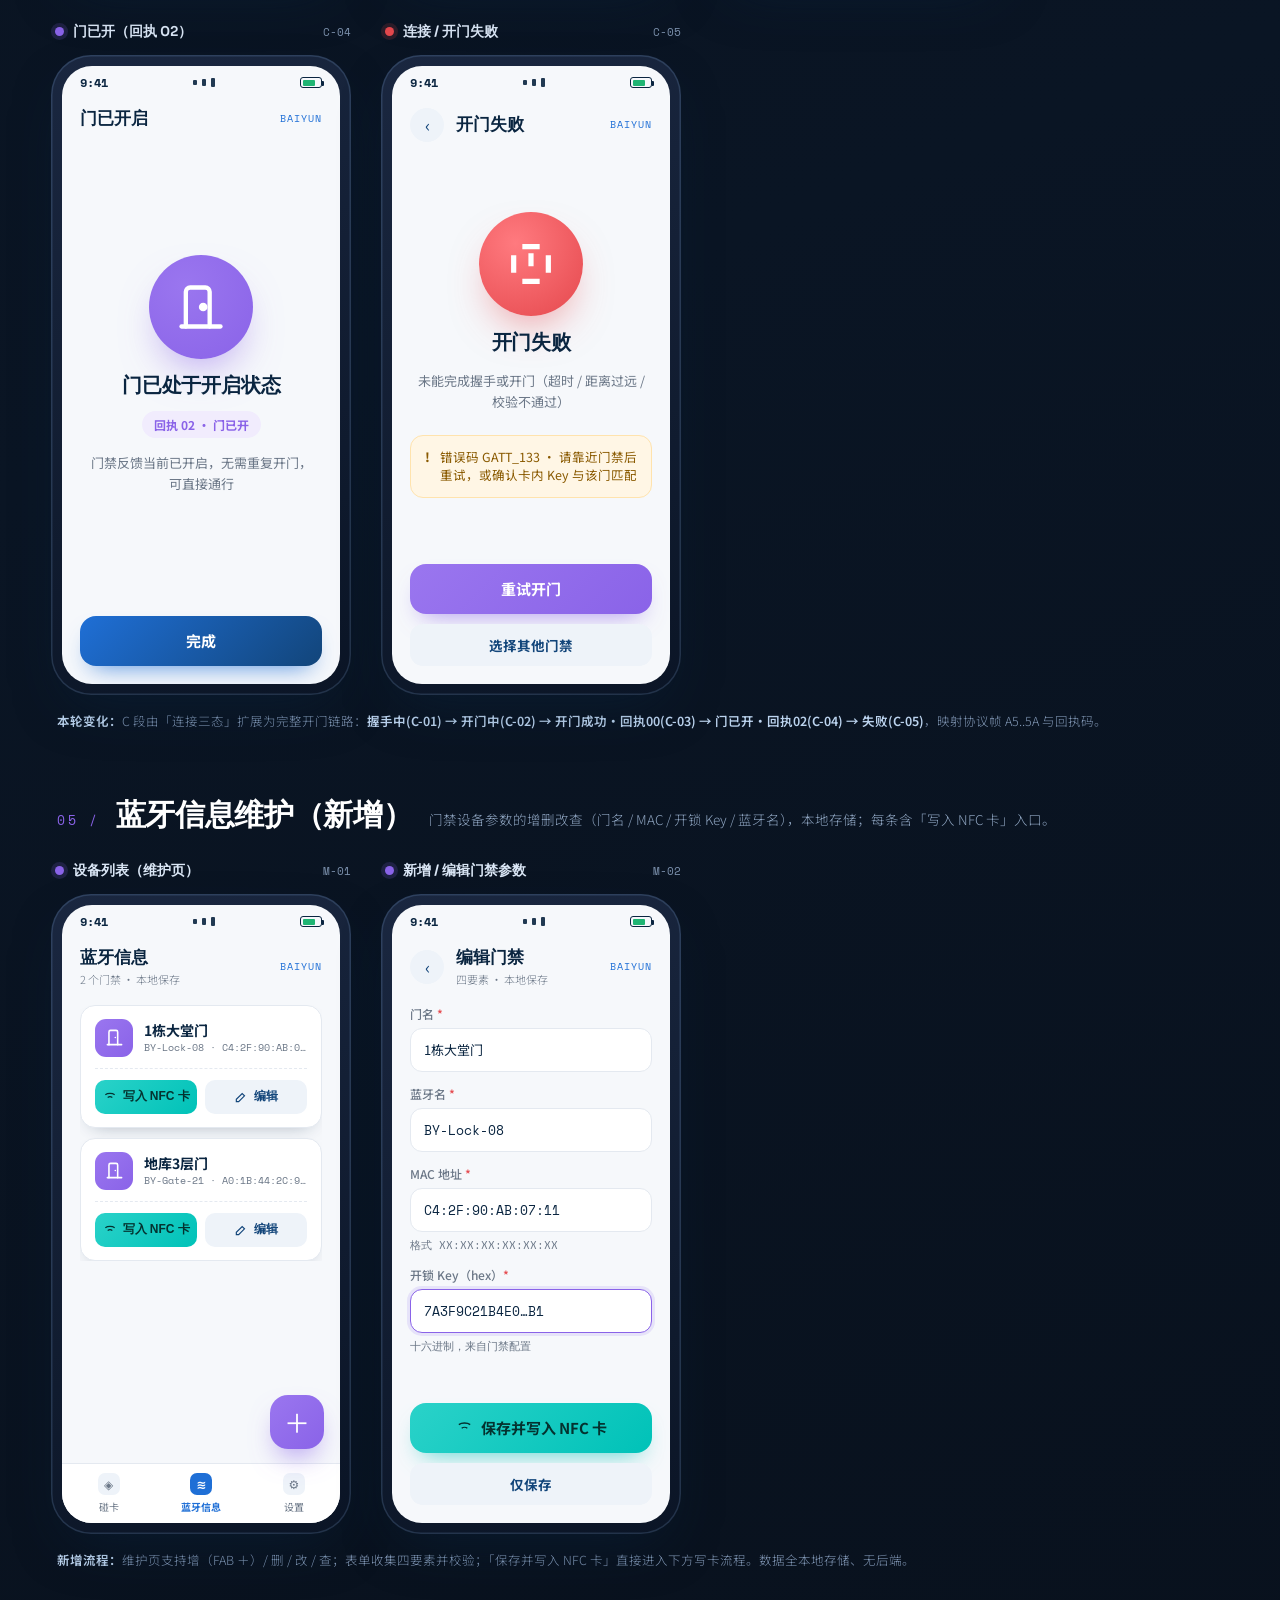
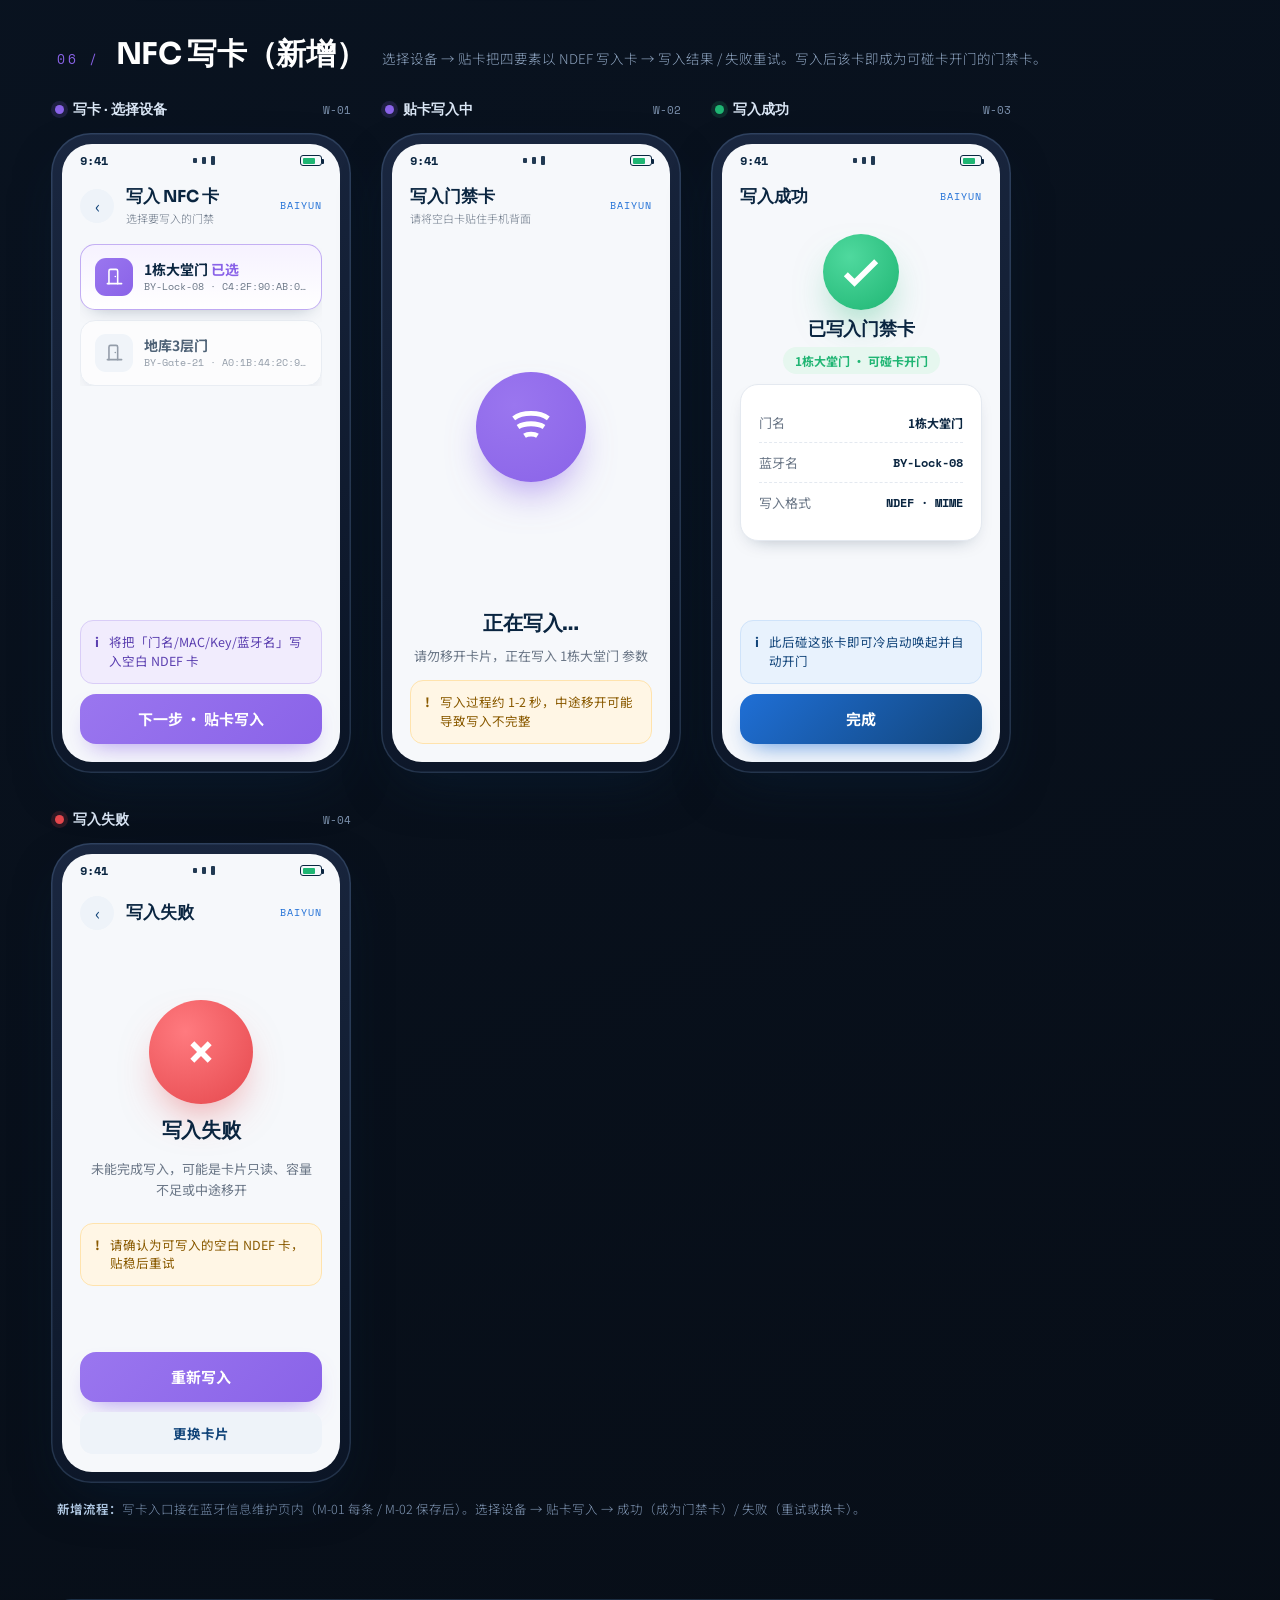
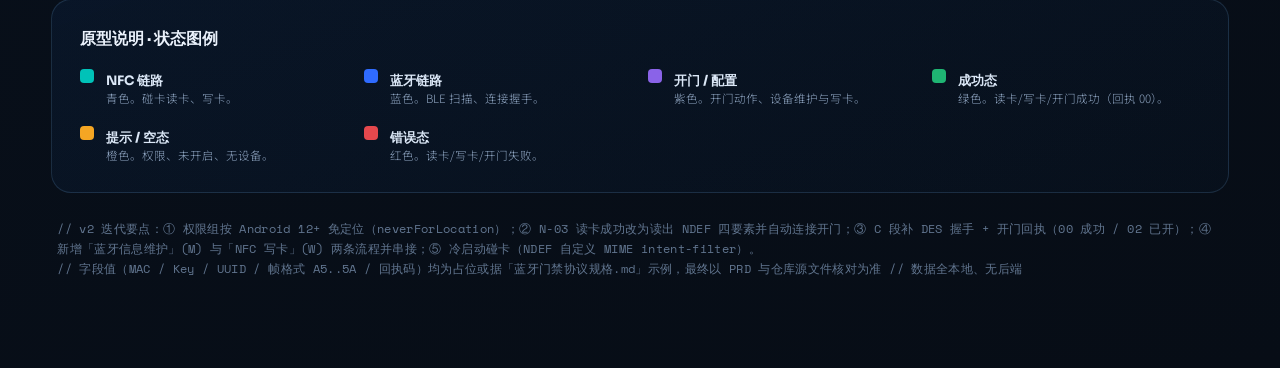
<file: docs/pingan-baiyun-prototype.html>
<!DOCTYPE html>
<html lang="zh-CN">
<head>
<meta charset="UTF-8">
<meta name="viewport" content="width=device-width, initial-scale=1.0">
<title>平安白云 · NFC 碰一碰开门 · 原型 v2</title>
<link rel="preconnect" href="https://fonts.googleapis.com">
<link rel="preconnect" href="https://fonts.gstatic.com" crossorigin>
<link href="https://fonts.googleapis.com/css2?family=Noto+Sans+SC:wght@300;400;500;700;900&family=Space+Mono:wght@400;700&family=Sora:wght@400;600;700;800&display=swap" rel="stylesheet">
<style>
  :root{
    --ink:#0c1420;
    --brand-900:#0a2540;--brand-700:#12457a;--brand-500:#1f6fd6;
    --sky-300:#7db9f0;--sky-100:#e8f2fd;
    --nfc:#00c2b8;--bt:#2f6bff;--ok:#1fb573;--warn:#f5a623;--err:#e5484d;--door:#8a63e8;
    --paper:#f6f8fb;--card:#ffffff;--line:#e4e9f0;--muted:#6b7787;--text:#101827;
    --radius:26px;
    --shadow:0 22px 55px -22px rgba(10,37,64,.55);
    --shadow-sm:0 8px 20px -12px rgba(10,37,64,.4);
  }
  *{box-sizing:border-box;margin:0;padding:0;-webkit-font-smoothing:antialiased}
  body{
    font-family:"Noto Sans SC",system-ui,sans-serif;color:#eaf1fb;
    background:
      radial-gradient(1200px 700px at 12% -8%, #14324f 0%, transparent 55%),
      radial-gradient(1000px 600px at 108% 6%, #0f2b52 0%, transparent 50%),
      linear-gradient(160deg,#070d16 0%,#0a1524 60%,#070d16 100%);
    min-height:100vh;padding:56px clamp(18px,4vw,64px) 90px;
  }
  .masthead{max-width:1180px;margin:0 auto 46px;position:relative}
  .kicker{font-family:"Space Mono",monospace;font-size:12px;letter-spacing:.42em;text-transform:uppercase;color:var(--nfc);display:flex;align-items:center;gap:14px;margin-bottom:20px}
  .kicker::before{content:"";width:38px;height:1px;background:linear-gradient(90deg,var(--nfc),transparent)}
  .masthead h1{font-family:"Sora",sans-serif;font-weight:800;line-height:1.02;font-size:clamp(34px,5.4vw,64px);letter-spacing:-.02em;background:linear-gradient(180deg,#ffffff,#9dc2ee);-webkit-background-clip:text;background-clip:text;color:transparent}
  .masthead h1 .glow{color:var(--nfc);-webkit-text-fill-color:var(--nfc)}
  .masthead p.sub{margin-top:18px;max-width:760px;color:#a9bdd6;font-size:15.5px;line-height:1.75;font-weight:300}
  .meta-row{display:flex;flex-wrap:wrap;gap:10px;margin-top:26px}
  .chip{font-family:"Space Mono",monospace;font-size:11.5px;letter-spacing:.06em;padding:8px 14px;border:1px solid rgba(125,185,240,.28);border-radius:999px;color:#bcd4ef;background:rgba(31,111,214,.08);backdrop-filter:blur(6px)}
  .chip b{color:var(--nfc)}

  .flow{max-width:1180px;margin:0 auto 20px;display:flex;flex-wrap:wrap;gap:12px;align-items:stretch}
  .flow .step{flex:1;min-width:160px;border:1px solid rgba(125,185,240,.16);border-radius:18px;padding:16px 18px;background:linear-gradient(160deg,rgba(31,111,214,.12),rgba(10,37,64,.15));position:relative;overflow:hidden}
  .flow .step .n{font-family:"Space Mono",monospace;font-size:11px;color:var(--nfc);letter-spacing:.2em}
  .flow .step h4{font-family:"Sora",sans-serif;font-size:15.5px;margin:8px 0 4px;color:#eaf1fb}
  .flow .step small{color:#93a8c4;font-size:12px;font-weight:300;line-height:1.5;display:block}
  .flow .arrow{align-self:center;color:var(--sky-300);font-size:20px;opacity:.6}
  .flow.cfg .step{background:linear-gradient(160deg,rgba(138,99,232,.14),rgba(10,37,64,.15));border-color:rgba(138,99,232,.24)}
  .flow.cfg .step .n{color:var(--door)}
  .flow-label{max-width:1180px;margin:34px auto 10px;font-family:"Space Mono",monospace;font-size:11px;letter-spacing:.2em;color:#7b90ac}
  .flow-label.run{color:var(--nfc)}.flow-label.cfg{color:var(--door)}

  .section{max-width:1240px;margin:0 auto}
  .sec-head{display:flex;align-items:baseline;gap:16px;margin:64px 6px 26px;flex-wrap:wrap}
  .sec-head .idx{font-family:"Space Mono",monospace;color:var(--nfc);font-size:13px;letter-spacing:.2em}
  .sec-head.cfg .idx{color:var(--door)}
  .sec-head h2{font-family:"Sora",sans-serif;font-weight:700;font-size:clamp(21px,2.6vw,30px);color:#fff;letter-spacing:-.01em}
  .sec-head .desc{color:#8fa5c1;font-size:13.5px;font-weight:300;flex:1;min-width:220px}

  .gallery{display:flex;flex-wrap:wrap;gap:38px 30px;align-items:flex-start}
  .screen{width:300px;flex:0 0 auto}
  .screen .label{display:flex;align-items:center;gap:9px;margin-bottom:14px;padding-left:4px}
  .screen .label .dot{width:9px;height:9px;border-radius:50%;background:var(--nfc);box-shadow:0 0 0 4px rgba(0,194,184,.16)}
  .screen .label .dot.warn{background:var(--warn);box-shadow:0 0 0 4px rgba(245,166,35,.16)}
  .screen .label .dot.err{background:var(--err);box-shadow:0 0 0 4px rgba(229,72,77,.16)}
  .screen .label .dot.ok{background:var(--ok);box-shadow:0 0 0 4px rgba(31,181,115,.16)}
  .screen .label .dot.bt{background:var(--bt);box-shadow:0 0 0 4px rgba(47,107,255,.16)}
  .screen .label .dot.door{background:var(--door);box-shadow:0 0 0 4px rgba(138,99,232,.16)}
  .screen .label span{font-family:"Sora",sans-serif;font-size:13.5px;font-weight:600;color:#dbe7f6}
  .screen .label em{font-family:"Space Mono",monospace;font-style:normal;font-size:10.5px;color:#7b90ac;margin-left:auto}

  .phone{position:relative;width:300px;height:640px;border-radius:40px;padding:11px;background:linear-gradient(160deg,#1a2740,#0b1526);box-shadow:var(--shadow),inset 0 0 0 1.5px rgba(140,180,230,.18)}
  .phone .screen-inner{position:relative;width:100%;height:100%;border-radius:30px;overflow:hidden;background:var(--paper);color:var(--text);display:flex;flex-direction:column}
  .statusbar{height:34px;display:flex;align-items:center;justify-content:space-between;padding:0 18px;font-size:12px;font-weight:600;color:var(--brand-900);flex:0 0 auto;font-family:"Space Mono",monospace}
  .statusbar .sig{display:flex;gap:5px;align-items:center}
  .statusbar .sig i{width:4px;height:9px;background:var(--brand-900);border-radius:1px;display:inline-block;opacity:.35}
  .statusbar .sig i:nth-child(1){opacity:.9;height:5px}.statusbar .sig i:nth-child(2){opacity:.9;height:7px}.statusbar .sig i:nth-child(3){opacity:.9}
  .statusbar .batt{border:1.4px solid var(--brand-900);border-radius:3px;width:22px;height:11px;position:relative;padding:1.4px}
  .statusbar .batt::after{content:"";position:absolute;right:-3px;top:3px;width:2px;height:5px;background:var(--brand-900);border-radius:0 1px 1px 0}
  .statusbar .batt i{display:block;height:100%;width:72%;background:var(--ok);border-radius:1px}

  .appbar{flex:0 0 auto;padding:8px 18px 14px;display:flex;align-items:center;gap:12px}
  .appbar .back{width:34px;height:34px;border-radius:50%;display:grid;place-items:center;background:#eef3f9;color:var(--brand-700);font-size:17px}
  .appbar .ttl{font-family:"Sora",sans-serif;font-weight:700;font-size:16.5px;color:var(--brand-900)}
  .appbar .ttl small{display:block;font-family:"Noto Sans SC";font-weight:300;font-size:11px;color:var(--muted);margin-top:2px}
  .appbar .brand-tag{margin-left:auto;font-family:"Space Mono",monospace;font-size:10px;color:var(--brand-500);letter-spacing:.1em}

  .body{flex:1;overflow:hidden;padding:4px 18px 0;display:flex;flex-direction:column}
  .lead{font-family:"Sora",sans-serif;font-weight:700;font-size:20px;color:var(--brand-900);line-height:1.3;letter-spacing:-.01em}
  .desc-t{color:var(--muted);font-size:13px;line-height:1.65;margin-top:8px}
  .btn{display:flex;align-items:center;justify-content:center;gap:8px;height:50px;border-radius:16px;font-family:"Noto Sans SC";font-weight:700;font-size:15px;border:none;cursor:pointer;width:100%}
  .btn.primary{background:linear-gradient(135deg,var(--brand-500),var(--brand-700));color:#fff;box-shadow:0 12px 24px -12px rgba(31,111,214,.8)}
  .btn.ghost{background:#eef3f9;color:var(--brand-700)}
  .btn.bt{background:linear-gradient(135deg,var(--bt),#1c4fd6);color:#fff;box-shadow:0 12px 24px -12px rgba(47,107,255,.7)}
  .btn.door{background:linear-gradient(135deg,#9a76ef,var(--door));color:#fff;box-shadow:0 12px 24px -12px rgba(138,99,232,.7)}
  .btn.nfc{background:linear-gradient(135deg,#2ad2c9,var(--nfc));color:#04322f;box-shadow:0 12px 24px -12px rgba(0,194,184,.7)}
  .btn.sm{height:42px;font-size:13.5px;border-radius:13px}
  .dock{margin-top:auto;padding:14px 0 18px;display:flex;flex-direction:column;gap:10px}

  .tabbar{flex:0 0 auto;height:60px;border-top:1px solid var(--line);display:flex;background:#fff}
  .tabbar .tab{flex:1;display:flex;flex-direction:column;align-items:center;justify-content:center;gap:4px;font-size:10px;color:var(--muted)}
  .tabbar .tab .ic{width:22px;height:22px;border-radius:7px;background:#eef3f9;display:grid;place-items:center;font-size:12px}
  .tabbar .tab.on{color:var(--brand-500);font-weight:700}
  .tabbar .tab.on .ic{background:var(--brand-500);color:#fff}

  .nfc-stage{flex:1;display:grid;place-items:center;position:relative;margin:6px 0}
  .nfc-orb{position:relative;width:186px;height:186px;display:grid;place-items:center}
  .nfc-orb .core{width:110px;height:110px;border-radius:50%;display:grid;place-items:center;z-index:3;background:radial-gradient(circle at 35% 30%,#3ee0d6,var(--nfc));color:#04322f;box-shadow:0 20px 40px -14px rgba(0,194,184,.7)}
  .nfc-orb.write .core{background:radial-gradient(circle at 35% 30%,#9a76ef,var(--door));color:#fff;box-shadow:0 20px 40px -14px rgba(138,99,232,.7)}
  .nfc-orb .core svg{width:52px;height:52px}
  .nfc-orb .ring{position:absolute;inset:0;border-radius:50%;border:2px solid var(--nfc);opacity:0;animation:ripple 2.6s ease-out infinite}
  .nfc-orb.write .ring{border-color:var(--door)}
  .nfc-orb .ring:nth-child(2){animation-delay:.85s}.nfc-orb .ring:nth-child(3){animation-delay:1.7s}
  @keyframes ripple{0%{transform:scale(.62);opacity:.55}80%{opacity:0}100%{transform:scale(1.25);opacity:0}}

  .radar{flex:1;display:grid;place-items:center;position:relative;margin:6px 0}
  .radar .scope{position:relative;width:200px;height:200px;border-radius:50%;background:radial-gradient(circle,rgba(47,107,255,.12),transparent 70%);display:grid;place-items:center}
  .radar .scope::before,.radar .scope::after{content:"";position:absolute;border:1px solid rgba(47,107,255,.28);border-radius:50%}
  .radar .scope::before{inset:26px}.radar .scope::after{inset:60px}
  .radar .sweep{position:absolute;inset:0;border-radius:50%;background:conic-gradient(from 0deg,rgba(47,107,255,.42),transparent 32%);animation:spin 2.4s linear infinite}
  @keyframes spin{to{transform:rotate(360deg)}}
  .radar .hub{width:66px;height:66px;border-radius:50%;background:linear-gradient(135deg,var(--bt),#1c4fd6);display:grid;place-items:center;z-index:2;box-shadow:0 14px 30px -12px rgba(47,107,255,.7)}
  .radar .hub svg{width:30px;height:30px}
  .radar .blip{position:absolute;width:12px;height:12px;border-radius:50%;background:var(--bt);box-shadow:0 0 0 4px rgba(47,107,255,.2)}
  .radar .blip.b1{top:34px;left:60px;animation:pulse 1.8s infinite}
  .radar .blip.b2{bottom:44px;right:52px;animation:pulse 1.8s .6s infinite}
  .radar .blip.b3{top:96px;right:30px;animation:pulse 1.8s 1.1s infinite}
  @keyframes pulse{0%,100%{transform:scale(.8);opacity:.6}50%{transform:scale(1.15);opacity:1}}

  .spinner{width:64px;height:64px;border-radius:50%;border:5px solid #e0e8f2;border-top-color:var(--brand-500);animation:spin 1s linear infinite}
  .spinner.bt-c{border-top-color:var(--bt)}
  .spinner.door-c{border-top-color:var(--door)}

  .dev-list{display:flex;flex-direction:column;gap:10px;overflow:hidden}
  .dev{display:flex;align-items:center;gap:12px;padding:13px 14px;border-radius:15px;background:#fff;border:1px solid var(--line);box-shadow:var(--shadow-sm)}
  .dev .ic{width:40px;height:40px;border-radius:12px;background:var(--sky-100);color:var(--bt);display:grid;place-items:center;flex:0 0 auto}
  .dev .ic svg{width:20px;height:20px}
  .dev .meta{flex:1;min-width:0}
  .dev .meta b{font-size:14px;color:var(--brand-900);font-weight:700;display:block}
  .dev .meta small{font-family:"Space Mono",monospace;font-size:10.5px;color:var(--muted)}
  .dev .rssi{display:flex;gap:2px;align-items:flex-end;height:16px}
  .dev .rssi i{width:3px;background:var(--bt);border-radius:1px;opacity:.3}
  .dev .rssi i:nth-child(1){height:5px;opacity:.9}.dev .rssi i:nth-child(2){height:9px;opacity:.9}.dev .rssi i:nth-child(3){height:13px;opacity:.9}.dev .rssi i:nth-child(4){height:16px}
  .dev.paired{border-color:rgba(47,107,255,.4);background:linear-gradient(180deg,#f2f6ff,#fff)}
  .dev .tag{font-size:10px;font-family:"Space Mono",monospace;color:var(--bt);border:1px solid rgba(47,107,255,.35);padding:2px 7px;border-radius:6px}

  /* 设备维护行 */
  .mrow{display:flex;flex-direction:column;gap:0;padding:13px 14px;border-radius:15px;background:#fff;border:1px solid var(--line);box-shadow:var(--shadow-sm)}
  .mrow .top{display:flex;align-items:center;gap:11px}
  .mrow .ic{width:38px;height:38px;border-radius:11px;background:linear-gradient(135deg,#9a76ef,var(--door));color:#fff;display:grid;place-items:center;flex:0 0 auto}
  .mrow .ic svg{width:19px;height:19px}
  .mrow .meta{flex:1;min-width:0}
  .mrow .meta b{font-size:14px;color:var(--brand-900);font-weight:700;display:block}
  .mrow .meta small{font-family:"Space Mono",monospace;font-size:10px;color:var(--muted);display:block;white-space:nowrap;overflow:hidden;text-overflow:ellipsis}
  .mrow .acts{display:flex;gap:8px;margin-top:11px;padding-top:11px;border-top:1px dashed var(--line)}
  .mini-btn{flex:1;height:34px;border-radius:10px;display:flex;align-items:center;justify-content:center;gap:6px;font-size:12px;font-weight:700;border:none;cursor:pointer}
  .mini-btn.write{background:linear-gradient(135deg,#2ad2c9,var(--nfc));color:#04322f}
  .mini-btn.edit{background:#eef3f9;color:var(--brand-700)}
  .mini-btn svg{width:14px;height:14px}

  /* 表单 */
  .field{margin-bottom:13px}
  .field label{display:block;font-size:12px;color:var(--muted);font-weight:500;margin-bottom:6px}
  .field label .req{color:var(--err)}
  .field .inp{width:100%;height:44px;border-radius:12px;border:1.5px solid var(--line);background:#fff;padding:0 13px;font-family:"Space Mono",monospace;font-size:13px;color:var(--brand-900)}
  .field .inp.zh{font-family:"Noto Sans SC"}
  .field .inp:focus{outline:none;border-color:var(--brand-500)}
  .field .hint{font-size:10.5px;color:var(--muted);margin-top:5px;font-family:"Space Mono",monospace}
  .field.focus .inp{border-color:var(--door);box-shadow:0 0 0 3px rgba(138,99,232,.14)}

  .fab{position:absolute;right:16px;bottom:74px;width:54px;height:54px;border-radius:18px;background:linear-gradient(135deg,#9a76ef,var(--door));color:#fff;display:grid;place-items:center;box-shadow:0 14px 28px -10px rgba(138,99,232,.75);font-size:26px;z-index:6}

  .result-card{background:#fff;border-radius:18px;padding:18px;box-shadow:var(--shadow-sm);border:1px solid var(--line)}
  .kv{display:flex;justify-content:space-between;align-items:center;padding:10px 0;border-bottom:1px dashed var(--line);font-size:13px;gap:10px}
  .kv:last-child{border-bottom:none}
  .kv .k{color:var(--muted);flex:0 0 auto}
  .kv .v{font-family:"Space Mono",monospace;font-weight:700;color:var(--brand-900);font-size:12px;text-align:right;overflow:hidden;text-overflow:ellipsis}
  .kv .v.zh{font-family:"Noto Sans SC"}
  .badge-line{display:inline-flex;align-items:center;gap:6px;font-size:12px;font-weight:700;padding:5px 12px;border-radius:999px}
  .badge-line.ok{background:#e6f7ef;color:var(--ok)}
  .badge-line.err{background:#fdecec;color:var(--err)}
  .badge-line.door{background:#f1ecfd;color:var(--door)}

  .status-hero{flex:1;display:flex;flex-direction:column;align-items:center;justify-content:center;text-align:center;gap:6px}
  .status-ic{width:104px;height:104px;border-radius:50%;display:grid;place-items:center;margin-bottom:8px}
  .status-ic.ok{background:radial-gradient(circle at 35% 30%,#4fd99e,var(--ok));box-shadow:0 20px 40px -14px rgba(31,181,115,.6)}
  .status-ic.err{background:radial-gradient(circle at 35% 30%,#ff7a7f,var(--err));box-shadow:0 20px 40px -14px rgba(229,72,77,.55)}
  .status-ic.warn{background:radial-gradient(circle at 35% 30%,#ffca6b,var(--warn));box-shadow:0 20px 40px -14px rgba(245,166,35,.55)}
  .status-ic.door{background:radial-gradient(circle at 35% 30%,#9a76ef,var(--door));box-shadow:0 20px 40px -14px rgba(138,99,232,.6)}
  .status-ic svg{width:52px;height:52px}

  .perm{display:flex;align-items:center;gap:13px;padding:14px 0;border-bottom:1px solid var(--line)}
  .perm:last-child{border-bottom:none}
  .perm .ic{width:42px;height:42px;border-radius:13px;display:grid;place-items:center;flex:0 0 auto;color:#fff}
  .perm .ic.nfc{background:linear-gradient(135deg,#2ad2c9,var(--nfc))}
  .perm .ic.bt{background:linear-gradient(135deg,#4d7dff,var(--bt))}
  .perm .ic svg{width:22px;height:22px}
  .perm .txt{flex:1}
  .perm .txt b{font-size:13.5px;color:var(--brand-900);font-weight:700;display:block}
  .perm .txt small{font-size:11.5px;color:var(--muted);line-height:1.4;display:block;margin-top:2px}
  .perm .sw{width:44px;height:26px;border-radius:999px;position:relative;flex:0 0 auto;background:var(--ok)}
  .perm .sw.off{background:#cfd8e3}
  .perm .sw::after{content:"";position:absolute;top:3px;width:20px;height:20px;border-radius:50%;background:#fff;box-shadow:0 2px 4px rgba(0,0,0,.2);right:3px}
  .perm .sw.off::after{right:auto;left:3px}

  .sheet{position:absolute;left:12px;right:12px;bottom:14px;background:#fff;border-radius:22px;padding:20px;box-shadow:0 -10px 40px -10px rgba(0,0,0,.3);z-index:5}
  .sheet .grip{width:38px;height:4px;border-radius:2px;background:#dbe2ec;margin:0 auto 16px}
  .scrim{position:absolute;inset:0;background:rgba(10,20,35,.45);backdrop-filter:blur(2px);z-index:4}

  .alert{display:flex;gap:10px;padding:12px 14px;border-radius:13px;font-size:12.5px;line-height:1.5}
  .alert.warn{background:#fff6e5;color:#8a5a00;border:1px solid #ffe3ad}
  .alert.info{background:var(--sky-100);color:var(--brand-700);border:1px solid #cfe3fa}
  .alert.ok{background:#e6f7ef;color:#0f6b45;border:1px solid #b7e6cf}
  .alert.door{background:#f1ecfd;color:#5b3fb0;border:1px solid #d9cdf7}
  .alert .i{flex:0 0 auto;font-weight:800}

  .caption{max-width:1240px;margin:16px auto 0;padding:0 6px}
  .caption p{color:#8298b6;font-size:12.5px;font-weight:300;line-height:1.6}
  .caption b{color:#bcd4ef;font-weight:600}

  footer.legend{max-width:1240px;margin:80px auto 0;padding:28px;border-radius:20px;border:1px solid rgba(125,185,240,.16);background:linear-gradient(160deg,rgba(31,111,214,.08),rgba(10,37,64,.12))}
  footer.legend h3{font-family:"Sora";font-size:16px;color:#eaf1fb;margin-bottom:16px}
  .legend-grid{display:grid;grid-template-columns:repeat(auto-fit,minmax(220px,1fr));gap:16px}
  .legend-grid .li{display:flex;gap:12px;align-items:flex-start}
  .legend-grid .li .sw{width:14px;height:14px;border-radius:4px;flex:0 0 auto;margin-top:3px}
  .legend-grid .li b{color:#dbe7f6;font-size:13px;font-family:"Sora"}
  .legend-grid .li small{color:#8fa5c1;font-size:11.5px;display:block;line-height:1.5;font-weight:300}
  .disclaimer{max-width:1240px;margin:26px auto 0;padding:0 6px;color:#61758f;font-size:11.5px;font-family:"Space Mono",monospace;letter-spacing:.03em;line-height:1.7}
</style>
</head>
<body>

<header class="masthead">
  <div class="kicker">Prototype · v2 · 碰一碰开门</div>
  <h1>平安白云<br><span class="glow">碰一碰开门</span>&nbsp;· 原型 v2</h1>
  <p class="sub">安卓 NFC 冷启动唤起 + BLE 蓝牙门禁 APP 关键页面原型。本轮据「蓝牙门禁协议规格」与提出方答复迭代：新增<b style="color:#cfe0f5">蓝牙信息维护</b>与<b style="color:#cfe0f5">NFC 写卡</b>两条流程、把读卡结果改造为「读出门禁四要素并自动连接开门」、连接段补 DES 握手与开门回执状态、权限按 Android 12+ 免定位调整。文案为占位示例，最终以 PRD 定稿为准。</p>
  <div class="meta-row">
    <span class="chip">平台 · <b>Android 12+</b></span>
    <span class="chip">触发 · <b>NDEF 冷启动</b></span>
    <span class="chip">连接 · <b>BLE / GATT</b></span>
    <span class="chip">动作 · <b>DES 握手开门</b></span>
    <span class="chip">存储 · <b>本地 · 无后端</b></span>
    <span class="chip">页面 · <b>21 屏</b></span>
  </div>
</header>

<div class="flow-label run">运行流程 · 碰卡开门</div>
<div class="flow">
  <div class="step"><div class="n">RUN 01</div><h4>碰卡冷启动</h4><small>NDEF 自定义 MIME intent-filter，未启动也能唤起 APP</small></div>
  <div class="arrow">→</div>
  <div class="step"><div class="n">RUN 02</div><h4>读出四要素</h4><small>解析门名 / MAC / 开锁 Key / 蓝牙名</small></div>
  <div class="arrow">→</div>
  <div class="step"><div class="n">RUN 03</div><h4>BLE 连接</h4><small>按 MAC/蓝牙名扫描连接，服务/特征动态选</small></div>
  <div class="arrow">→</div>
  <div class="step"><div class="n">RUN 04</div><h4>握手开门</h4><small>DES 握手→密钥/时间同步→开门指令→回执</small></div>
</div>

<div class="flow-label cfg">配置流程 · 设备维护与写卡</div>
<div class="flow cfg">
  <div class="step"><div class="n">CFG 01</div><h4>维护门禁参数</h4><small>蓝牙信息页：门名/MAC/Key/蓝牙名增删改查</small></div>
  <div class="arrow">→</div>
  <div class="step"><div class="n">CFG 02</div><h4>选择要写入的门</h4><small>从设备条目进入「写入 NFC 卡」</small></div>
  <div class="arrow">→</div>
  <div class="step"><div class="n">CFG 03</div><h4>贴卡写入</h4><small>把四要素以 NDEF 写入空白卡</small></div>
  <div class="arrow">→</div>
  <div class="step"><div class="n">CFG 04</div><h4>成为门禁卡</h4><small>此后碰卡即走上方运行流程自动开门</small></div>
</div>

<!-- ============ 分区 1：启动与权限 ============ -->
<section class="section">
  <div class="sec-head">
    <span class="idx">01 /</span>
    <h2>启动 · 权限申请</h2>
    <span class="desc">Android 12+ 权限组：NFC + 蓝牙（BLUETOOTH_SCAN 声明 neverForLocation，免定位）；数据全本地。</span>
  </div>
  <div class="gallery">

    <div class="screen">
      <div class="label"><span class="dot"></span><span>权限申请引导</span><em>P-01</em></div>
      <div class="phone"><div class="screen-inner">
        <div class="statusbar"><span>9:41</span><div class="sig"><i></i><i></i><i></i></div><div class="batt"><i></i></div></div>
        <div class="appbar"><div class="ttl">开启前的准备<small>需授予以下权限以完成碰卡开门</small></div><span class="brand-tag">BAIYUN</span></div>
        <div class="body">
          <div class="perm">
            <div class="ic nfc"><svg viewBox="0 0 24 24" fill="none" stroke="currentColor" stroke-width="2"><path d="M4 8c4-3 12-3 16 0M6 12c3-2 9-2 12 0M9 16c1.5-1 4.5-1 6 0"/></svg></div>
            <div class="txt"><b>NFC 近场通信</b><small>读取 / 写入门禁卡，并支持碰卡冷启动唤起</small></div>
            <div class="sw"></div>
          </div>
          <div class="perm">
            <div class="ic bt"><svg viewBox="0 0 24 24" fill="none" stroke="currentColor" stroke-width="2"><path d="M7 7l10 10-5 4V3l5 4L7 17"/></svg></div>
            <div class="txt"><b>附近的蓝牙设备</b><small>BLUETOOTH_SCAN / CONNECT，扫描并连接门禁</small></div>
            <div class="sw"></div>
          </div>
          <div class="alert ok" style="margin-top:16px"><span class="i">✓</span><span>已声明 <b>neverForLocation</b>，<b>无需定位权限</b>；所有数据保存在本机，无需联网。</span></div>
          <div class="dock">
            <button class="btn primary">一键授予全部权限</button>
            <button class="btn ghost sm">稍后再说</button>
          </div>
        </div>
      </div></div>
    </div>

    <div class="screen">
      <div class="label"><span class="dot warn"></span><span>异常 · NFC 未开启</span><em>P-02</em></div>
      <div class="phone"><div class="screen-inner">
        <div class="statusbar"><span>9:41</span><div class="sig"><i></i><i></i><i></i></div><div class="batt"><i></i></div></div>
        <div class="appbar"><div class="back">‹</div><div class="ttl">首页</div><span class="brand-tag">BAIYUN</span></div>
        <div class="body" style="filter:blur(1.5px);opacity:.6">
          <div class="nfc-stage"><div class="nfc-orb"><div class="core"></div></div></div>
        </div>
        <div class="scrim"></div>
        <div class="sheet">
          <div class="grip"></div>
          <div style="display:flex;gap:12px;align-items:center;margin-bottom:12px">
            <div class="status-ic warn" style="width:52px;height:52px;margin:0"><svg viewBox="0 0 24 24" fill="none" stroke="#fff" stroke-width="2.4"><path d="M12 8v5M12 17h.01"/><circle cx="12" cy="12" r="9"/></svg></div>
            <div><div class="lead" style="font-size:17px">NFC 未开启</div><div class="desc-t" style="margin-top:2px">请在系统设置中打开 NFC 后重试碰卡</div></div>
          </div>
          <button class="btn primary" style="margin-top:6px">前往系统设置</button>
          <button class="btn ghost sm" style="margin-top:9px">我已开启，重试</button>
        </div>
      </div></div>
    </div>

    <div class="screen">
      <div class="label"><span class="dot warn"></span><span>异常 · 蓝牙未开启</span><em>P-03</em></div>
      <div class="phone"><div class="screen-inner">
        <div class="statusbar"><span>9:41</span><div class="sig"><i></i><i></i><i></i></div><div class="batt"><i></i></div></div>
        <div class="appbar"><div class="back">‹</div><div class="ttl">蓝牙连接</div><span class="brand-tag">BAIYUN</span></div>
        <div class="body" style="filter:blur(1.5px);opacity:.6">
          <div class="radar"><div class="scope"><div class="hub"></div></div></div>
        </div>
        <div class="scrim"></div>
        <div class="sheet">
          <div class="grip"></div>
          <div style="display:flex;gap:12px;align-items:center;margin-bottom:12px">
            <div class="status-ic warn" style="width:52px;height:52px;margin:0;background:radial-gradient(circle at 35% 30%,#7aa0ff,var(--bt))"><svg viewBox="0 0 24 24" fill="none" stroke="#fff" stroke-width="2"><path d="M7 7l10 10-5 4V3l5 4L7 17"/></svg></div>
            <div><div class="lead" style="font-size:17px">蓝牙未开启</div><div class="desc-t" style="margin-top:2px">开启蓝牙后即可自动扫描门禁设备</div></div>
          </div>
          <button class="btn bt" style="margin-top:6px">开启蓝牙</button>
          <button class="btn ghost sm" style="margin-top:9px">取消</button>
        </div>
      </div></div>
    </div>

  </div>
  <div class="caption"><p><b>本轮变化：</b>移除位置权限项，改为「已声明 neverForLocation · 免定位」的确认条；权限文案含「读/写门禁卡 + 冷启动」。</p></div>
</section>

<!-- ============ 分区 2：NFC 碰卡读卡 ============ -->
<section class="section">
  <div class="sec-head">
    <span class="idx">02 /</span>
    <h2>NFC · 碰卡读卡（冷启动落地）</h2>
    <span class="desc">碰卡冷启动后的落地页：读出 NDEF 门禁四要素 → 自动匹配设备并直连开门。</span>
  </div>
  <div class="gallery">

    <div class="screen">
      <div class="label"><span class="dot"></span><span>碰卡引导（等待）</span><em>N-01</em></div>
      <div class="phone"><div class="screen-inner">
        <div class="statusbar"><span>9:41</span><div class="sig"><i></i><i></i><i></i></div><div class="batt"><i></i></div></div>
        <div class="appbar"><div class="ttl">平安白云<small>将门禁卡贴近手机背面</small></div><span class="brand-tag">BAIYUN</span></div>
        <div class="body">
          <div class="nfc-stage">
            <div class="nfc-orb">
              <div class="ring"></div><div class="ring"></div><div class="ring"></div>
              <div class="core"><svg viewBox="0 0 24 24" fill="none" stroke="currentColor" stroke-width="2.2"><path d="M4 8c4-3 12-3 16 0M6 12c3-2 9-2 12 0M9 16c1.5-1 4.5-1 6 0"/></svg></div>
            </div>
          </div>
          <div style="text-align:center;margin-bottom:6px"><div class="lead">碰一碰开门</div><div class="desc-t">将门禁卡靠近手机背部感应区</div></div>
          <div class="dock"><div class="alert info"><span class="i">i</span><span>碰卡后自动读出门禁参数并连接开门；未启动时也会被卡片唤起</span></div></div>
        </div>
        <div class="tabbar">
          <div class="tab on"><div class="ic">◈</div>碰卡</div>
          <div class="tab"><div class="ic">≋</div>蓝牙信息</div>
          <div class="tab"><div class="ic">⚙</div>设置</div>
        </div>
      </div></div>
    </div>

    <div class="screen">
      <div class="label"><span class="dot"></span><span>读卡中（加载）</span><em>N-02</em></div>
      <div class="phone"><div class="screen-inner">
        <div class="statusbar"><span>9:41</span><div class="sig"><i></i><i></i><i></i></div><div class="batt"><i></i></div></div>
        <div class="appbar"><div class="ttl">读取门禁卡<small>请勿移开卡片</small></div><span class="brand-tag">BAIYUN</span></div>
        <div class="body">
          <div class="nfc-stage"><div class="spinner"></div></div>
          <div style="text-align:center"><div class="lead">正在读取门禁参数…</div><div class="desc-t">解析 NDEF 记录（门名 / MAC / Key / 蓝牙名）</div></div>
          <div class="dock">
            <div class="result-card">
              <div class="kv"><span class="k">感应状态</span><span class="v" style="color:var(--nfc)">已感应 ●</span></div>
              <div class="kv"><span class="k">记录类型</span><span class="v">NDEF · MIME</span></div>
            </div>
          </div>
        </div>
      </div></div>
    </div>

    <div class="screen">
      <div class="label"><span class="dot ok"></span><span>读卡成功 · 自动连接</span><em>N-03</em></div>
      <div class="phone"><div class="screen-inner">
        <div class="statusbar"><span>9:41</span><div class="sig"><i></i><i></i><i></i></div><div class="batt"><i></i></div></div>
        <div class="appbar"><div class="back">‹</div><div class="ttl">已识别门禁</div><span class="brand-tag">BAIYUN</span></div>
        <div class="body">
          <div style="text-align:center;padding:6px 0 12px">
            <div class="status-ic ok" style="width:70px;height:70px;margin:0 auto 8px"><svg viewBox="0 0 24 24" fill="none" stroke="#fff" stroke-width="2.6"><path d="M5 13l4 4L19 7"/></svg></div>
            <div class="lead" style="font-size:18px">1栋大堂门</div>
            <span class="badge-line ok" style="margin-top:8px">卡片有效 · 正在自动连接</span>
          </div>
          <div class="result-card">
            <div class="kv"><span class="k">门名</span><span class="v zh">1栋大堂门</span></div>
            <div class="kv"><span class="k">蓝牙名</span><span class="v">BY-Lock-08</span></div>
            <div class="kv"><span class="k">MAC</span><span class="v">C4:2F:90:AB:07:11</span></div>
            <div class="kv"><span class="k">开锁 Key</span><span class="v">7A3F…·B1（hex）</span></div>
          </div>
          <div class="dock"><div class="alert info"><span class="i">i</span><span>已从卡中读出四要素，正在按 MAC 直连并准备开门</span></div><button class="btn door">立即连接开门</button></div>
        </div>
      </div></div>
    </div>

    <div class="screen">
      <div class="label"><span class="dot err"></span><span>读卡失败</span><em>N-04</em></div>
      <div class="phone"><div class="screen-inner">
        <div class="statusbar"><span>9:41</span><div class="sig"><i></i><i></i><i></i></div><div class="batt"><i></i></div></div>
        <div class="appbar"><div class="back">‹</div><div class="ttl">读卡结果</div><span class="brand-tag">BAIYUN</span></div>
        <div class="body">
          <div class="status-hero">
            <div class="status-ic err"><svg viewBox="0 0 24 24" fill="none" stroke="#fff" stroke-width="2.6"><path d="M8 8l8 8M16 8l-8 8"/></svg></div>
            <div class="lead">读卡失败</div>
            <div class="desc-t" style="max-width:230px">未读到有效门禁数据，可能是空白卡、非本 APP 写入或贴卡时间过短</div>
            <div class="alert warn" style="margin-top:16px;text-align:left"><span class="i">!</span><span>若为新卡请先在「蓝牙信息」页写入参数；贴卡请平稳贴住 1-2 秒</span></div>
          </div>
          <div class="dock"><button class="btn primary">重新贴卡</button><button class="btn ghost sm">去写入门禁参数</button></div>
        </div>
      </div></div>
    </div>

  </div>
  <div class="caption"><p><b>本轮变化：</b>N-03 由「UID/绑定设备」改为读出 <b>NDEF 四要素（门名/MAC/Key/蓝牙名）并自动连接</b>；N-04 失败引导指向「写入门禁参数」。</p></div>
</section>

<!-- ============ 分区 3：蓝牙扫描 ============ -->
<section class="section">
  <div class="sec-head">
    <span class="idx">03 /</span>
    <h2>蓝牙 · 扫描发现</h2>
    <span class="desc">碰卡后按 MAC/蓝牙名自动匹配直连；手动入口保留扫描中、设备列表、无设备空态。</span>
  </div>
  <div class="gallery">

    <div class="screen">
      <div class="label"><span class="dot bt"></span><span>扫描中（加载）</span><em>B-01</em></div>
      <div class="phone"><div class="screen-inner">
        <div class="statusbar"><span>9:41</span><div class="sig"><i></i><i></i><i></i></div><div class="batt"><i></i></div></div>
        <div class="appbar"><div class="ttl">扫描附近门禁<small>正在搜索 BLE 设备…</small></div><span class="brand-tag">BAIYUN</span></div>
        <div class="body">
          <div class="radar">
            <div class="scope">
              <div class="sweep"></div>
              <div class="blip b1"></div><div class="blip b2"></div><div class="blip b3"></div>
              <div class="hub"><svg viewBox="0 0 24 24" fill="none" stroke="#fff" stroke-width="2"><path d="M7 7l10 10-5 4V3l5 4L7 17"/></svg></div>
            </div>
          </div>
          <div style="text-align:center"><div class="lead">正在扫描…</div><div class="desc-t">已发现 3 个 BLE 设备</div></div>
          <div class="dock"><button class="btn ghost sm">停止扫描</button></div>
        </div>
      </div></div>
    </div>

    <div class="screen">
      <div class="label"><span class="dot bt"></span><span>设备列表</span><em>B-02</em></div>
      <div class="phone"><div class="screen-inner">
        <div class="statusbar"><span>9:41</span><div class="sig"><i></i><i></i><i></i></div><div class="batt"><i></i></div></div>
        <div class="appbar"><div class="back">‹</div><div class="ttl">选择门禁<small>3 个可用设备</small></div><span class="brand-tag">BAIYUN</span></div>
        <div class="body">
          <div class="dev-list">
            <div class="dev paired">
              <div class="ic"><svg viewBox="0 0 24 24" fill="none" stroke="currentColor" stroke-width="2"><path d="M7 7l10 10-5 4V3l5 4L7 17"/></svg></div>
              <div class="meta"><b>BY-Lock-08 <span class="tag">卡片匹配</span></b><small>C4:2F:90:AB:07:11</small></div>
              <div class="rssi"><i></i><i></i><i></i><i></i></div>
            </div>
            <div class="dev">
              <div class="ic"><svg viewBox="0 0 24 24" fill="none" stroke="currentColor" stroke-width="2"><path d="M7 7l10 10-5 4V3l5 4L7 17"/></svg></div>
              <div class="meta"><b>BY-Gate-21</b><small>A0:1B:44:2C:9E:60</small></div>
              <div class="rssi"><i></i><i></i><i></i><i style="opacity:.3"></i></div>
            </div>
            <div class="dev">
              <div class="ic"><svg viewBox="0 0 24 24" fill="none" stroke="currentColor" stroke-width="2"><path d="M7 7l10 10-5 4V3l5 4L7 17"/></svg></div>
              <div class="meta"><b>Unknown-3F</b><small>7E:99:03:1A:5B:D2</small></div>
              <div class="rssi"><i></i><i></i><i style="opacity:.3"></i><i style="opacity:.3"></i></div>
            </div>
          </div>
          <div class="dock"><div class="alert info"><span class="i">i</span><span>「卡片匹配」为读卡指向的目标门，优先自动连接</span></div><button class="btn door">连接并开门</button></div>
        </div>
      </div></div>
    </div>

    <div class="screen">
      <div class="label"><span class="dot warn"></span><span>空态 · 未发现设备</span><em>B-03</em></div>
      <div class="phone"><div class="screen-inner">
        <div class="statusbar"><span>9:41</span><div class="sig"><i></i><i></i><i></i></div><div class="batt"><i></i></div></div>
        <div class="appbar"><div class="back">‹</div><div class="ttl">选择门禁</div><span class="brand-tag">BAIYUN</span></div>
        <div class="body">
          <div class="status-hero">
            <div class="status-ic warn" style="background:radial-gradient(circle at 35% 30%,#9fb8ff,#b9c6dc)"><svg viewBox="0 0 24 24" fill="none" stroke="#fff" stroke-width="2"><circle cx="11" cy="11" r="7"/><path d="M21 21l-4-4"/></svg></div>
            <div class="lead">未发现可用门禁</div>
            <div class="desc-t" style="max-width:230px">请确认目标门禁已通电、处于可被发现状态并在有效范围内</div>
            <div class="alert warn" style="margin-top:16px;text-align:left"><span class="i">!</span><span>靠近设备后重新扫描，或检查是否已被其他手机占用连接</span></div>
          </div>
          <div class="dock"><button class="btn bt">重新扫描</button><button class="btn ghost sm">返回碰卡</button></div>
        </div>
      </div></div>
    </div>

  </div>
  <div class="caption"><p><b>状态覆盖：</b>扫描中 · 有设备（卡片匹配高亮）· 无设备空态。协议 Service UUID 候选与 notify/read/write 特征在连接时动态选择，列表层无需暴露。</p></div>
</section>

<!-- ============ 分区 4：连接握手开门 ============ -->
<section class="section">
  <div class="sec-head">
    <span class="idx">04 /</span>
    <h2>连接 · DES 握手开门</h2>
    <span class="desc">连接 → DES 加密握手 / 密钥·时间同步 → 下发开门指令（A5..5A 帧 + 补码校验）→ 解析回执（00 成功 / 02 已开）。</span>
  </div>
  <div class="gallery">

    <div class="screen">
      <div class="label"><span class="dot bt"></span><span>连接 · 握手中</span><em>C-01</em></div>
      <div class="phone"><div class="screen-inner">
        <div class="statusbar"><span>9:41</span><div class="sig"><i></i><i></i><i></i></div><div class="batt"><i></i></div></div>
        <div class="appbar"><div class="ttl">连接门禁<small>1栋大堂门 · BY-Lock-08</small></div><span class="brand-tag">BAIYUN</span></div>
        <div class="body">
          <div class="radar"><div class="spinner bt-c"></div></div>
          <div style="text-align:center"><div class="lead">正在建立安全连接…</div><div class="desc-t">DES 握手与密钥 / 时间同步</div></div>
          <div class="dock">
            <div class="result-card">
              <div class="kv"><span class="k">GATT 连接</span><span class="v" style="color:var(--ok)">已连接 ✓</span></div>
              <div class="kv"><span class="k">DES 握手</span><span class="v" style="color:var(--bt)">进行中…</span></div>
              <div class="kv"><span class="k">密钥 / 时间同步</span><span class="v" style="color:var(--muted)">等待</span></div>
            </div>
            <button class="btn ghost sm">取消</button>
          </div>
        </div>
      </div></div>
    </div>

    <div class="screen">
      <div class="label"><span class="dot door"></span><span>开门中（下发指令）</span><em>C-02</em></div>
      <div class="phone"><div class="screen-inner">
        <div class="statusbar"><span>9:41</span><div class="sig"><i></i><i></i><i></i></div><div class="batt"><i></i></div></div>
        <div class="appbar"><div class="ttl">开门中<small>1栋大堂门</small></div><span class="brand-tag">BAIYUN</span></div>
        <div class="body">
          <div class="radar"><div class="spinner door-c"></div></div>
          <div style="text-align:center"><div class="lead">正在开门…</div><div class="desc-t">已下发开门指令，等待门禁回执</div></div>
          <div class="dock">
            <div class="result-card">
              <div class="kv"><span class="k">握手 / 同步</span><span class="v" style="color:var(--ok)">完成 ✓</span></div>
              <div class="kv"><span class="k">开门指令</span><span class="v">A5 … 5A</span></div>
              <div class="kv"><span class="k">回执</span><span class="v" style="color:var(--door)">等待中…</span></div>
            </div>
          </div>
        </div>
      </div></div>
    </div>

    <div class="screen">
      <div class="label"><span class="dot ok"></span><span>开门成功（回执 00）</span><em>C-03</em></div>
      <div class="phone"><div class="screen-inner">
        <div class="statusbar"><span>9:41</span><div class="sig"><i></i><i></i><i></i></div><div class="batt"><i></i></div></div>
        <div class="appbar"><div class="ttl">开门成功</div><span class="brand-tag">BAIYUN</span></div>
        <div class="body">
          <div class="status-hero">
            <div class="status-ic ok"><svg viewBox="0 0 24 24" fill="none" stroke="#fff" stroke-width="2.4"><path d="M5 11V8a5 5 0 019.6-2M6 11h9a2 2 0 012 2v6a2 2 0 01-2 2H6a2 2 0 01-2-2v-6a2 2 0 012-2z" stroke-linecap="round"/><path d="M10.5 15.5l1.5 1.5 2.5-3" stroke-width="2"/></svg></div>
            <div class="lead">门已打开</div>
            <span class="badge-line ok" style="margin-top:6px">回执 00 · 开门成功</span>
            <div class="desc-t" style="max-width:230px;margin-top:8px">1栋大堂门 已为你开启，请通行</div>
          </div>
          <div class="dock"><div class="alert ok"><span class="i">✓</span><span>本次连接可保持数秒以便再次开门，随后自动断开</span></div><button class="btn primary">完成</button></div>
        </div>
      </div></div>
    </div>

    <div class="screen">
      <div class="label"><span class="dot door"></span><span>门已开（回执 02）</span><em>C-04</em></div>
      <div class="phone"><div class="screen-inner">
        <div class="statusbar"><span>9:41</span><div class="sig"><i></i><i></i><i></i></div><div class="batt"><i></i></div></div>
        <div class="appbar"><div class="ttl">门已开启</div><span class="brand-tag">BAIYUN</span></div>
        <div class="body">
          <div class="status-hero">
            <div class="status-ic door"><svg viewBox="0 0 24 24" fill="none" stroke="#fff" stroke-width="2" stroke-linecap="round"><path d="M5 21V5a2 2 0 012-2h7a2 2 0 012 2v16"/><path d="M3 21h18"/><circle cx="13" cy="12" r="1" fill="#fff"/></svg></div>
            <div class="lead">门已处于开启状态</div>
            <span class="badge-line door" style="margin-top:6px">回执 02 · 门已开</span>
            <div class="desc-t" style="max-width:230px;margin-top:8px">门禁反馈当前已开启，无需重复开门，可直接通行</div>
          </div>
          <div class="dock"><button class="btn primary">完成</button></div>
        </div>
      </div></div>
    </div>

    <div class="screen">
      <div class="label"><span class="dot err"></span><span>连接 / 开门失败</span><em>C-05</em></div>
      <div class="phone"><div class="screen-inner">
        <div class="statusbar"><span>9:41</span><div class="sig"><i></i><i></i><i></i></div><div class="batt"><i></i></div></div>
        <div class="appbar"><div class="back">‹</div><div class="ttl">开门失败</div><span class="brand-tag">BAIYUN</span></div>
        <div class="body">
          <div class="status-hero">
            <div class="status-ic err"><svg viewBox="0 0 24 24" fill="none" stroke="#fff" stroke-width="2.4"><path d="M12 7v6M12 17h.01"/><path d="M4 8v8M20 8v8M8 4h8M8 20h8"/></svg></div>
            <div class="lead">开门失败</div>
            <div class="desc-t" style="max-width:230px">未能完成握手或开门（超时 / 距离过远 / 校验不通过）</div>
            <div class="alert warn" style="margin-top:16px;text-align:left"><span class="i">!</span><span>错误码 GATT_133 · 请靠近门禁后重试，或确认卡内 Key 与该门匹配</span></div>
          </div>
          <div class="dock"><button class="btn door">重试开门</button><button class="btn ghost sm">选择其他门禁</button></div>
        </div>
      </div></div>
    </div>

  </div>
  <div class="caption"><p><b>本轮变化：</b>C 段由「连接三态」扩展为完整开门链路：<b>握手中(C-01) → 开门中(C-02) → 开门成功·回执00(C-03) → 门已开·回执02(C-04) → 失败(C-05)</b>，映射协议帧 A5..5A 与回执码。</p></div>
</section>

<!-- ============ 分区 5：蓝牙信息维护（新增） ============ -->
<section class="section">
  <div class="sec-head cfg">
    <span class="idx">05 /</span>
    <h2>蓝牙信息维护（新增）</h2>
    <span class="desc">门禁设备参数的增删改查（门名 / MAC / 开锁 Key / 蓝牙名），本地存储；每条含「写入 NFC 卡」入口。</span>
  </div>
  <div class="gallery">

    <div class="screen">
      <div class="label"><span class="dot door"></span><span>设备列表（维护页）</span><em>M-01</em></div>
      <div class="phone"><div class="screen-inner">
        <div class="statusbar"><span>9:41</span><div class="sig"><i></i><i></i><i></i></div><div class="batt"><i></i></div></div>
        <div class="appbar"><div class="ttl">蓝牙信息<small>2 个门禁 · 本地保存</small></div><span class="brand-tag">BAIYUN</span></div>
        <div class="body">
          <div class="dev-list">
            <div class="mrow">
              <div class="top">
                <div class="ic"><svg viewBox="0 0 24 24" fill="none" stroke="currentColor" stroke-width="2" stroke-linecap="round"><path d="M5 21V5a2 2 0 012-2h7a2 2 0 012 2v16"/><path d="M3 21h18M13 12h.01"/></svg></div>
                <div class="meta"><b>1栋大堂门</b><small>BY-Lock-08 · C4:2F:90:AB:07:11</small></div>
              </div>
              <div class="acts">
                <button class="mini-btn write"><svg viewBox="0 0 24 24" fill="none" stroke="currentColor" stroke-width="2"><path d="M4 8c4-3 12-3 16 0M8 13c2-1.5 6-1.5 8 0"/></svg>写入 NFC 卡</button>
                <button class="mini-btn edit"><svg viewBox="0 0 24 24" fill="none" stroke="currentColor" stroke-width="2"><path d="M4 20h4L18 10l-4-4L4 16v4z"/></svg>编辑</button>
              </div>
            </div>
            <div class="mrow">
              <div class="top">
                <div class="ic"><svg viewBox="0 0 24 24" fill="none" stroke="currentColor" stroke-width="2" stroke-linecap="round"><path d="M5 21V5a2 2 0 012-2h7a2 2 0 012 2v16"/><path d="M3 21h18M13 12h.01"/></svg></div>
                <div class="meta"><b>地库3层门</b><small>BY-Gate-21 · A0:1B:44:2C:9E:60</small></div>
              </div>
              <div class="acts">
                <button class="mini-btn write"><svg viewBox="0 0 24 24" fill="none" stroke="currentColor" stroke-width="2"><path d="M4 8c4-3 12-3 16 0M8 13c2-1.5 6-1.5 8 0"/></svg>写入 NFC 卡</button>
                <button class="mini-btn edit"><svg viewBox="0 0 24 24" fill="none" stroke="currentColor" stroke-width="2"><path d="M4 20h4L18 10l-4-4L4 16v4z"/></svg>编辑</button>
              </div>
            </div>
          </div>
          <div class="fab">＋</div>
        </div>
        <div class="tabbar">
          <div class="tab"><div class="ic">◈</div>碰卡</div>
          <div class="tab on"><div class="ic">≋</div>蓝牙信息</div>
          <div class="tab"><div class="ic">⚙</div>设置</div>
        </div>
      </div></div>
    </div>

    <div class="screen">
      <div class="label"><span class="dot door"></span><span>新增 / 编辑门禁参数</span><em>M-02</em></div>
      <div class="phone"><div class="screen-inner">
        <div class="statusbar"><span>9:41</span><div class="sig"><i></i><i></i><i></i></div><div class="batt"><i></i></div></div>
        <div class="appbar"><div class="back">‹</div><div class="ttl">编辑门禁<small>四要素 · 本地保存</small></div><span class="brand-tag">BAIYUN</span></div>
        <div class="body">
          <div class="field"><label>门名 <span class="req">*</span></label><input class="inp zh" value="1栋大堂门"></div>
          <div class="field"><label>蓝牙名 <span class="req">*</span></label><input class="inp" value="BY-Lock-08"></div>
          <div class="field"><label>MAC 地址 <span class="req">*</span></label><input class="inp" value="C4:2F:90:AB:07:11"><div class="hint">格式 XX:XX:XX:XX:XX:XX</div></div>
          <div class="field focus"><label>开锁 Key（hex）<span class="req">*</span></label><input class="inp" value="7A3F9C21B4E0…B1"><div class="hint">十六进制，来自门禁配置</div></div>
          <div class="dock">
            <button class="btn nfc"><svg viewBox="0 0 24 24" width="17" height="17" fill="none" stroke="currentColor" stroke-width="2"><path d="M4 8c4-3 12-3 16 0M8 13c2-1.5 6-1.5 8 0"/></svg>保存并写入 NFC 卡</button>
            <button class="btn ghost sm">仅保存</button>
          </div>
        </div>
      </div></div>
    </div>

  </div>
  <div class="caption"><p><b>新增流程：</b>维护页支持增（FAB ＋）/ 删 / 改 / 查；表单收集四要素并校验；「保存并写入 NFC 卡」直接进入下方写卡流程。数据全本地存储、无后端。</p></div>
</section>

<!-- ============ 分区 6：NFC 写卡（新增） ============ -->
<section class="section">
  <div class="sec-head cfg">
    <span class="idx">06 /</span>
    <h2>NFC 写卡（新增）</h2>
    <span class="desc">选择设备 → 贴卡把四要素以 NDEF 写入卡 → 写入结果 / 失败重试。写入后该卡即成为可碰卡开门的门禁卡。</span>
  </div>
  <div class="gallery">

    <div class="screen">
      <div class="label"><span class="dot door"></span><span>写卡 · 选择设备</span><em>W-01</em></div>
      <div class="phone"><div class="screen-inner">
        <div class="statusbar"><span>9:41</span><div class="sig"><i></i><i></i><i></i></div><div class="batt"><i></i></div></div>
        <div class="appbar"><div class="back">‹</div><div class="ttl">写入 NFC 卡<small>选择要写入的门禁</small></div><span class="brand-tag">BAIYUN</span></div>
        <div class="body">
          <div class="dev-list">
            <div class="mrow" style="border-color:rgba(138,99,232,.5);background:linear-gradient(180deg,#f6f2ff,#fff)">
              <div class="top">
                <div class="ic"><svg viewBox="0 0 24 24" fill="none" stroke="currentColor" stroke-width="2" stroke-linecap="round"><path d="M5 21V5a2 2 0 012-2h7a2 2 0 012 2v16"/><path d="M3 21h18M13 12h.01"/></svg></div>
                <div class="meta"><b>1栋大堂门 <span class="tag" style="color:var(--door);border-color:rgba(138,99,232,.4)">已选</span></b><small>BY-Lock-08 · C4:2F:90:AB:07:11</small></div>
              </div>
            </div>
            <div class="mrow" style="opacity:.7">
              <div class="top">
                <div class="ic" style="background:#eef3f9;color:var(--muted)"><svg viewBox="0 0 24 24" fill="none" stroke="currentColor" stroke-width="2" stroke-linecap="round"><path d="M5 21V5a2 2 0 012-2h7a2 2 0 012 2v16"/><path d="M3 21h18M13 12h.01"/></svg></div>
                <div class="meta"><b>地库3层门</b><small>BY-Gate-21 · A0:1B:44:2C:9E:60</small></div>
              </div>
            </div>
          </div>
          <div class="dock"><div class="alert door"><span class="i">i</span><span>将把「门名/MAC/Key/蓝牙名」写入空白 NDEF 卡</span></div><button class="btn door">下一步 · 贴卡写入</button></div>
        </div>
      </div></div>
    </div>

    <div class="screen">
      <div class="label"><span class="dot door"></span><span>贴卡写入中</span><em>W-02</em></div>
      <div class="phone"><div class="screen-inner">
        <div class="statusbar"><span>9:41</span><div class="sig"><i></i><i></i><i></i></div><div class="batt"><i></i></div></div>
        <div class="appbar"><div class="ttl">写入门禁卡<small>请将空白卡贴住手机背面</small></div><span class="brand-tag">BAIYUN</span></div>
        <div class="body">
          <div class="nfc-stage">
            <div class="nfc-orb write">
              <div class="ring"></div><div class="ring"></div><div class="ring"></div>
              <div class="core"><svg viewBox="0 0 24 24" fill="none" stroke="currentColor" stroke-width="2.2"><path d="M4 8c4-3 12-3 16 0M6 12c3-2 9-2 12 0M9 16c1.5-1 4.5-1 6 0"/></svg></div>
            </div>
          </div>
          <div style="text-align:center"><div class="lead">正在写入…</div><div class="desc-t">请勿移开卡片，正在写入 1栋大堂门 参数</div></div>
          <div class="dock"><div class="alert warn"><span class="i">!</span><span>写入过程约 1-2 秒，中途移开可能导致写入不完整</span></div></div>
        </div>
      </div></div>
    </div>

    <div class="screen">
      <div class="label"><span class="dot ok"></span><span>写入成功</span><em>W-03</em></div>
      <div class="phone"><div class="screen-inner">
        <div class="statusbar"><span>9:41</span><div class="sig"><i></i><i></i><i></i></div><div class="batt"><i></i></div></div>
        <div class="appbar"><div class="ttl">写入成功</div><span class="brand-tag">BAIYUN</span></div>
        <div class="body">
          <div style="text-align:center;padding:8px 0 10px">
            <div class="status-ic ok" style="width:76px;height:76px;margin:0 auto 8px"><svg viewBox="0 0 24 24" fill="none" stroke="#fff" stroke-width="2.6"><path d="M5 13l4 4L19 7"/></svg></div>
            <div class="lead" style="font-size:18px">已写入门禁卡</div>
            <span class="badge-line ok" style="margin-top:6px">1栋大堂门 · 可碰卡开门</span>
          </div>
          <div class="result-card">
            <div class="kv"><span class="k">门名</span><span class="v zh">1栋大堂门</span></div>
            <div class="kv"><span class="k">蓝牙名</span><span class="v">BY-Lock-08</span></div>
            <div class="kv"><span class="k">写入格式</span><span class="v">NDEF · MIME</span></div>
          </div>
          <div class="dock"><div class="alert info"><span class="i">i</span><span>此后碰这张卡即可冷启动唤起并自动开门</span></div><button class="btn primary">完成</button></div>
        </div>
      </div></div>
    </div>

    <div class="screen">
      <div class="label"><span class="dot err"></span><span>写入失败</span><em>W-04</em></div>
      <div class="phone"><div class="screen-inner">
        <div class="statusbar"><span>9:41</span><div class="sig"><i></i><i></i><i></i></div><div class="batt"><i></i></div></div>
        <div class="appbar"><div class="back">‹</div><div class="ttl">写入失败</div><span class="brand-tag">BAIYUN</span></div>
        <div class="body">
          <div class="status-hero">
            <div class="status-ic err"><svg viewBox="0 0 24 24" fill="none" stroke="#fff" stroke-width="2.6"><path d="M8 8l8 8M16 8l-8 8"/></svg></div>
            <div class="lead">写入失败</div>
            <div class="desc-t" style="max-width:230px">未能完成写入，可能是卡片只读、容量不足或中途移开</div>
            <div class="alert warn" style="margin-top:16px;text-align:left"><span class="i">!</span><span>请确认为可写入的空白 NDEF 卡，贴稳后重试</span></div>
          </div>
          <div class="dock"><button class="btn door">重新写入</button><button class="btn ghost sm">更换卡片</button></div>
        </div>
      </div></div>
    </div>

  </div>
  <div class="caption"><p><b>新增流程：</b>写卡入口接在蓝牙信息维护页内（M-01 每条 / M-02 保存后）。选择设备 → 贴卡写入 → 成功（成为门禁卡）/ 失败（重试或换卡）。</p></div>
</section>

<!-- ============ 图例 ============ -->
<footer class="legend">
  <h3>原型说明 · 状态图例</h3>
  <div class="legend-grid">
    <div class="li"><span class="sw" style="background:var(--nfc)"></span><div><b>NFC 链路</b><small>青色。碰卡读卡、写卡。</small></div></div>
    <div class="li"><span class="sw" style="background:var(--bt)"></span><div><b>蓝牙链路</b><small>蓝色。BLE 扫描、连接握手。</small></div></div>
    <div class="li"><span class="sw" style="background:var(--door)"></span><div><b>开门 / 配置</b><small>紫色。开门动作、设备维护与写卡。</small></div></div>
    <div class="li"><span class="sw" style="background:var(--ok)"></span><div><b>成功态</b><small>绿色。读卡/写卡/开门成功（回执 00）。</small></div></div>
    <div class="li"><span class="sw" style="background:var(--warn)"></span><div><b>提示 / 空态</b><small>橙色。权限、未开启、无设备。</small></div></div>
    <div class="li"><span class="sw" style="background:var(--err)"></span><div><b>错误态</b><small>红色。读卡/写卡/开门失败。</small></div></div>
  </div>
</footer>
<p class="disclaimer">// v2 迭代要点：① 权限组按 Android 12+ 免定位（neverForLocation）；② N-03 读卡成功改为读出 NDEF 四要素并自动连接开门；③ C 段补 DES 握手 + 开门回执（00 成功 / 02 已开）；④ 新增「蓝牙信息维护」(M) 与「NFC 写卡」(W) 两条流程并串接；⑤ 冷启动碰卡（NDEF 自定义 MIME intent-filter）。<br>// 字段值（MAC / Key / UUID / 帧格式 A5..5A / 回执码）均为占位或据「蓝牙门禁协议规格.md」示例，最终以 PRD 与仓库源文件核对为准 // 数据全本地、无后端</p>

</body>
</html>
</file>
<file: docs/requirements/RUO-4/prototype/styles.css>
:root {
  --ink: #142d27;
  --paper: #f4f1e9;
  --paper-2: #ebe6da;
  --coral: #ee6d4a;
  --mint: #b8d9c9;
  --muted: #6e7974;
  --line: rgba(20,45,39,.15);
  --shadow: 0 28px 70px rgba(20,45,39,.18);
}

* { box-sizing: border-box; }
body { margin: 0; color: var(--ink); background: var(--paper); font-family: "Avenir Next", "PingFang SC", "Noto Sans CJK SC", sans-serif; }
button, input, select { font: inherit; }
button { color: inherit; }

.prototype-shell { min-height: 100vh; display: grid; grid-template-columns: minmax(350px, .9fr) minmax(520px, 1.1fr); background: radial-gradient(circle at 71% 22%, rgba(184,217,201,.65), transparent 27%), linear-gradient(115deg, var(--ink) 0 39%, var(--paper) 39% 100%); }
.studio-panel { padding: 52px clamp(36px, 5vw, 78px); color: var(--paper); display: flex; flex-direction: column; min-height: 760px; }
.studio-brand { display: flex; align-items: center; gap: 14px; }
.studio-brand img { width: 44px; height: 44px; }
.studio-brand b, .studio-brand span { display: block; }
.studio-brand b { font-family: "Songti SC", serif; font-size: 18px; letter-spacing: .14em; }
.studio-brand span { margin-top: 4px; color: var(--mint); font-size: 9px; letter-spacing: .18em; }
.studio-copy { margin: auto 0 48px; max-width: 460px; }
.eyebrow { margin: 0 0 10px; font-size: 10px; font-weight: 700; letter-spacing: .2em; text-transform: uppercase; color: var(--coral); }
.studio-copy h1 { margin: 0 0 28px; font-family: "Songti SC", "STSong", serif; font-size: clamp(36px, 4.3vw, 68px); line-height: 1.15; font-weight: 500; letter-spacing: -.04em; }
.studio-copy > p:last-child { color: rgba(244,241,233,.65); font-size: 14px; line-height: 1.9; max-width: 390px; }
.flow-rail { border-top: 1px solid rgba(244,241,233,.2); display: grid; grid-template-columns: repeat(4, 1fr); }
.flow-rail button { border: 0; border-right: 1px solid rgba(244,241,233,.12); background: transparent; color: rgba(244,241,233,.7); padding: 18px 8px; font-size: 11px; cursor: pointer; text-align: left; }
.flow-rail span { display: block; color: var(--coral); font-weight: 700; margin-bottom: 7px; }
.flow-rail button:hover { background: rgba(244,241,233,.06); color: white; }
.studio-foot { margin: 32px 0 0; color: rgba(244,241,233,.38); font-size: 10px; letter-spacing: .1em; }

.device-stage { min-height: 760px; display: grid; place-items: center; padding: 90px 32px 48px; position: relative; overflow: hidden; }
.device-stage::after { content: "LOCAL\A ONLY"; white-space: pre; position: absolute; right: -14px; bottom: 10px; font-size: 92px; line-height: .75; font-weight: 800; color: rgba(20,45,39,.04); pointer-events: none; }
.scene-toolbar { position: absolute; top: 24px; display: flex; align-items: center; gap: 8px; background: rgba(255,255,255,.62); backdrop-filter: blur(12px); border: 1px solid rgba(255,255,255,.8); padding: 7px; border-radius: 14px; box-shadow: 0 8px 30px rgba(20,45,39,.08); z-index: 3; }
.scene-toolbar label { font-size: 11px; font-weight: 700; margin-left: 5px; }
.scene-toolbar select, .toolbar-action { border: 0; background: white; padding: 8px 10px; border-radius: 9px; font-size: 11px; }
.toolbar-action { background: var(--ink); color: white; cursor: pointer; }

.phone { width: 390px; height: 780px; border: 10px solid #10231f; border-radius: 48px; background: var(--paper); box-shadow: var(--shadow); position: relative; overflow: hidden; z-index: 1; }
.status-bar { height: 38px; padding: 13px 24px 0; display: flex; justify-content: space-between; font-size: 10px; font-weight: 700; background: var(--paper); }
.app { height: calc(100% - 38px); display: flex; flex-direction: column; padding: 10px 18px 18px; }
.app-header { display: flex; justify-content: space-between; align-items: center; padding: 12px 2px 15px; }
.app-header h2 { margin: 0; font-family: "Songti SC", serif; font-size: 32px; font-weight: 600; letter-spacing: -.04em; }
.icon-button { width: 42px; height: 42px; border: 0; border-radius: 50%; color: white; background: var(--ink); font-size: 25px; cursor: pointer; box-shadow: 0 8px 18px rgba(20,45,39,.18); }
.privacy-strip { display: flex; align-items: center; gap: 8px; padding: 10px 12px; border: 1px solid var(--line); border-radius: 12px; color: var(--muted); font-size: 10px; }
.status-dot { width: 7px; height: 7px; border-radius: 50%; background: #4e9a75; box-shadow: 0 0 0 4px rgba(78,154,117,.12); }
#screen { flex: 1; min-height: 0; overflow: auto; padding: 14px 1px 10px; scrollbar-width: none; }
#screen::-webkit-scrollbar { display: none; }

.door-card { background: #fff; border: 1px solid rgba(20,45,39,.08); border-radius: 22px; padding: 16px; margin-bottom: 12px; box-shadow: 0 10px 26px rgba(20,45,39,.06); }
.door-card.default { background: var(--ink); color: white; box-shadow: 0 16px 30px rgba(20,45,39,.19); }
.card-top { display: flex; gap: 12px; align-items: center; }
.door-glyph { width: 42px; height: 50px; border-radius: 9px 9px 3px 3px; border: 2px solid currentColor; position: relative; opacity: .9; flex: 0 0 auto; }
.door-glyph::after { content: ""; position: absolute; right: 6px; top: 24px; width: 4px; height: 4px; border-radius: 50%; background: currentColor; }
.door-info { flex: 1; min-width: 0; }
.door-info h3 { margin: 0 0 4px; font-size: 15px; }
.door-info p { margin: 0; color: var(--muted); font-family: ui-monospace, monospace; font-size: 10px; letter-spacing: .06em; }
.default .door-info p { color: rgba(255,255,255,.55); }
.badge { border-radius: 999px; padding: 5px 8px; background: var(--coral); color: white; font-size: 9px; font-weight: 800; letter-spacing: .08em; }
.card-actions { display: grid; grid-template-columns: 1fr auto; gap: 8px; margin-top: 15px; }
.unlock-button, .more-button, .primary-button, .secondary-button, .danger-button { border: 0; border-radius: 12px; padding: 11px 14px; cursor: pointer; font-weight: 700; font-size: 12px; }
.unlock-button { background: var(--paper-2); }
.default .unlock-button { background: var(--mint); color: var(--ink); }
.more-button { width: 42px; background: transparent; border: 1px solid var(--line); }
.default .more-button { border-color: rgba(255,255,255,.25); color: white; }

.bottom-nav { height: 56px; border-top: 1px solid var(--line); display: grid; grid-template-columns: 1fr 1fr; padding-top: 8px; }
.bottom-nav button { border: 0; background: transparent; color: var(--muted); font-size: 9px; cursor: pointer; }
.bottom-nav span { display: block; font-size: 17px; margin-bottom: 2px; }
.bottom-nav .active { color: var(--ink); font-weight: 800; }
.home-indicator { position: absolute; bottom: 7px; left: 50%; transform: translateX(-50%); width: 120px; height: 4px; border-radius: 9px; background: var(--ink); }

.empty-state, .system-state { min-height: 400px; display: grid; place-content: center; text-align: center; padding: 30px 24px; }
.state-illustration { width: 110px; height: 110px; border-radius: 50%; display: grid; place-items: center; margin: 0 auto 22px; background: var(--paper-2); font-size: 42px; position: relative; }
.state-illustration::after { content: ""; position: absolute; width: 72px; height: 1px; background: var(--coral); transform: rotate(-28deg); }
.empty-state h3, .system-state h3 { font-family: "Songti SC", serif; font-size: 22px; margin: 0 0 10px; }
.empty-state p, .system-state p { font-size: 12px; line-height: 1.65; color: var(--muted); margin: 0 auto 20px; max-width: 250px; }
.primary-button { background: var(--coral); color: white; }
.secondary-button { background: var(--paper-2); }
.danger-button { background: #ffe8e1; color: #a13d24; }
.button-stack { display: grid; gap: 8px; }

.loader { width: 52px; height: 52px; margin: 0 auto 25px; border-radius: 50%; border: 2px solid var(--line); border-top-color: var(--coral); animation: spin .8s linear infinite; }
@keyframes spin { to { transform: rotate(360deg); } }
.task-panel { padding: 8px 2px; }
.task-target { display: flex; align-items: center; gap: 12px; padding: 12px 0 18px; }
.task-target h3, .task-target p { margin: 0; }
.task-target h3 { font-size: 16px; }
.task-target p { color: var(--muted); font-size: 10px; margin-top: 3px; }
.pulse-ring { width: 58px; height: 58px; border-radius: 50%; background: var(--mint); display: grid; place-items: center; position: relative; }
.pulse-ring::after { content: ""; position: absolute; inset: -7px; border-radius: 50%; border: 1px solid var(--mint); animation: pulse 1.5s ease-out infinite; }
@keyframes pulse { 80%,100% { transform: scale(1.25); opacity: 0; } }
.progress-list { border-top: 1px solid var(--line); }
.progress-step { display: grid; grid-template-columns: 24px 1fr auto; gap: 10px; padding: 15px 0; border-bottom: 1px solid var(--line); align-items: center; font-size: 12px; }
.step-mark { width: 20px; height: 20px; border: 1px solid var(--line); border-radius: 50%; display: grid; place-items: center; font-size: 9px; }
.progress-step.done .step-mark { background: var(--ink); color: white; }
.progress-step.active .step-mark { background: var(--coral); color: white; border-color: var(--coral); }
.progress-step small { color: var(--muted); }
.task-note { background: #fff8e7; border-radius: 12px; padding: 11px; margin: 12px 0; color: #725c2d; font-size: 10px; line-height: 1.5; }
.task-actions { display: grid; grid-template-columns: 1fr 1fr; gap: 8px; }
.result-symbol { width: 92px; height: 92px; border-radius: 50%; margin: 0 auto 22px; display: grid; place-items: center; font-size: 40px; background: var(--mint); }
.result-symbol.error { background: #ffe6df; color: #a13d24; }
.result-symbol.permission { background: #fff0ca; }

.modal-backdrop { position: fixed; inset: 0; background: rgba(10,25,21,.55); backdrop-filter: blur(4px); z-index: 9; display: grid; place-items: center; padding: 20px; }
.modal-backdrop[hidden] { display: none; }
.modal-sheet { width: min(360px, 100%); background: var(--paper); border-radius: 25px; padding: 10px 20px 22px; box-shadow: var(--shadow); max-height: 90vh; overflow: auto; }
.modal-grip { width: 42px; height: 4px; background: var(--line); margin: 0 auto 18px; border-radius: 9px; }
.modal-sheet h3 { font-family: "Songti SC", serif; font-size: 24px; margin: 0 0 6px; }
.modal-sheet .helper { margin: 0 0 18px; font-size: 11px; color: var(--muted); line-height: 1.6; }
.form-field { margin-bottom: 14px; }
.form-field label { display: block; margin-bottom: 6px; font-size: 11px; font-weight: 800; }
.form-field input { width: 100%; border: 1px solid var(--line); background: white; border-radius: 11px; padding: 12px; outline: none; }
.form-field input:focus { border-color: var(--coral); box-shadow: 0 0 0 3px rgba(238,109,74,.12); }
.field-error { color: #a13d24; font-size: 10px; margin: 5px 2px 0; }
.modal-actions { display: grid; grid-template-columns: 1fr 1fr; gap: 8px; margin-top: 18px; }
.menu-list { display: grid; gap: 6px; }
.menu-list button { text-align: left; border: 0; background: white; padding: 13px; border-radius: 11px; cursor: pointer; }
.menu-list .destructive { color: #a13d24; }
.toast { position: fixed; left: 50%; bottom: 28px; transform: translate(-50%, 20px); background: var(--ink); color: white; border-radius: 999px; padding: 11px 17px; font-size: 11px; z-index: 20; opacity: 0; pointer-events: none; transition: .25s ease; }
.toast.show { opacity: 1; transform: translate(-50%,0); }

@media (max-width: 900px) {
  .prototype-shell { display: block; background: var(--paper); }
  .studio-panel { min-height: auto; padding: 26px 22px 22px; background: var(--ink); }
  .studio-copy { margin: 44px 0 30px; }
  .studio-copy h1 { font-size: 36px; }
  .studio-copy br { display: none; }
  .studio-foot { display: none; }
  .device-stage { min-height: 850px; padding: 86px 16px 32px; }
}
@media (max-width: 430px) {
  .studio-panel { display: none; }
  .device-stage { min-height: 100vh; padding: 62px 0 0; align-items: start; }
  .scene-toolbar { top: 8px; max-width: calc(100vw - 16px); }
  .phone { width: 100vw; height: calc(100vh - 62px); min-height: 650px; border: 0; border-radius: 0; box-shadow: none; }
  .home-indicator { display: none; }
}
@media (prefers-reduced-motion: reduce) { *, *::before, *::after { animation-duration: .001ms !important; animation-iteration-count: 1 !important; transition: none !important; } }
</file>
